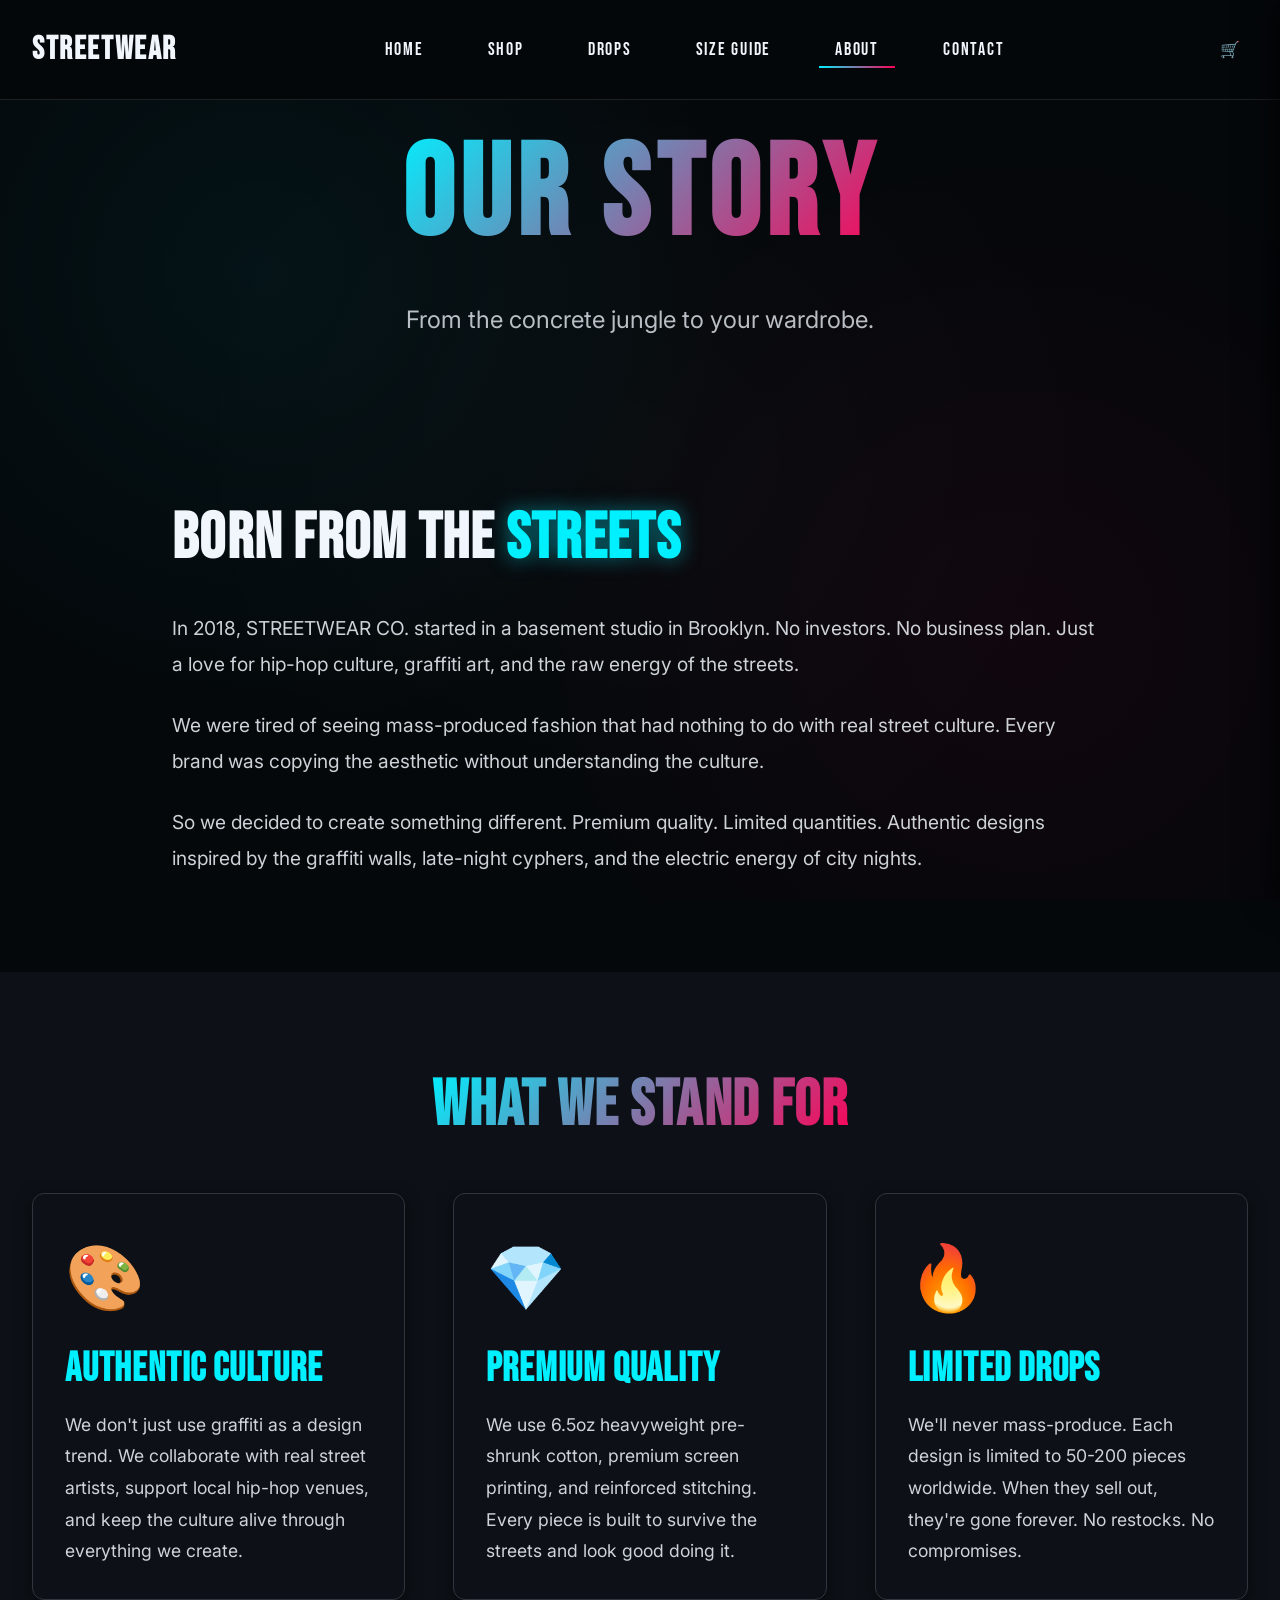
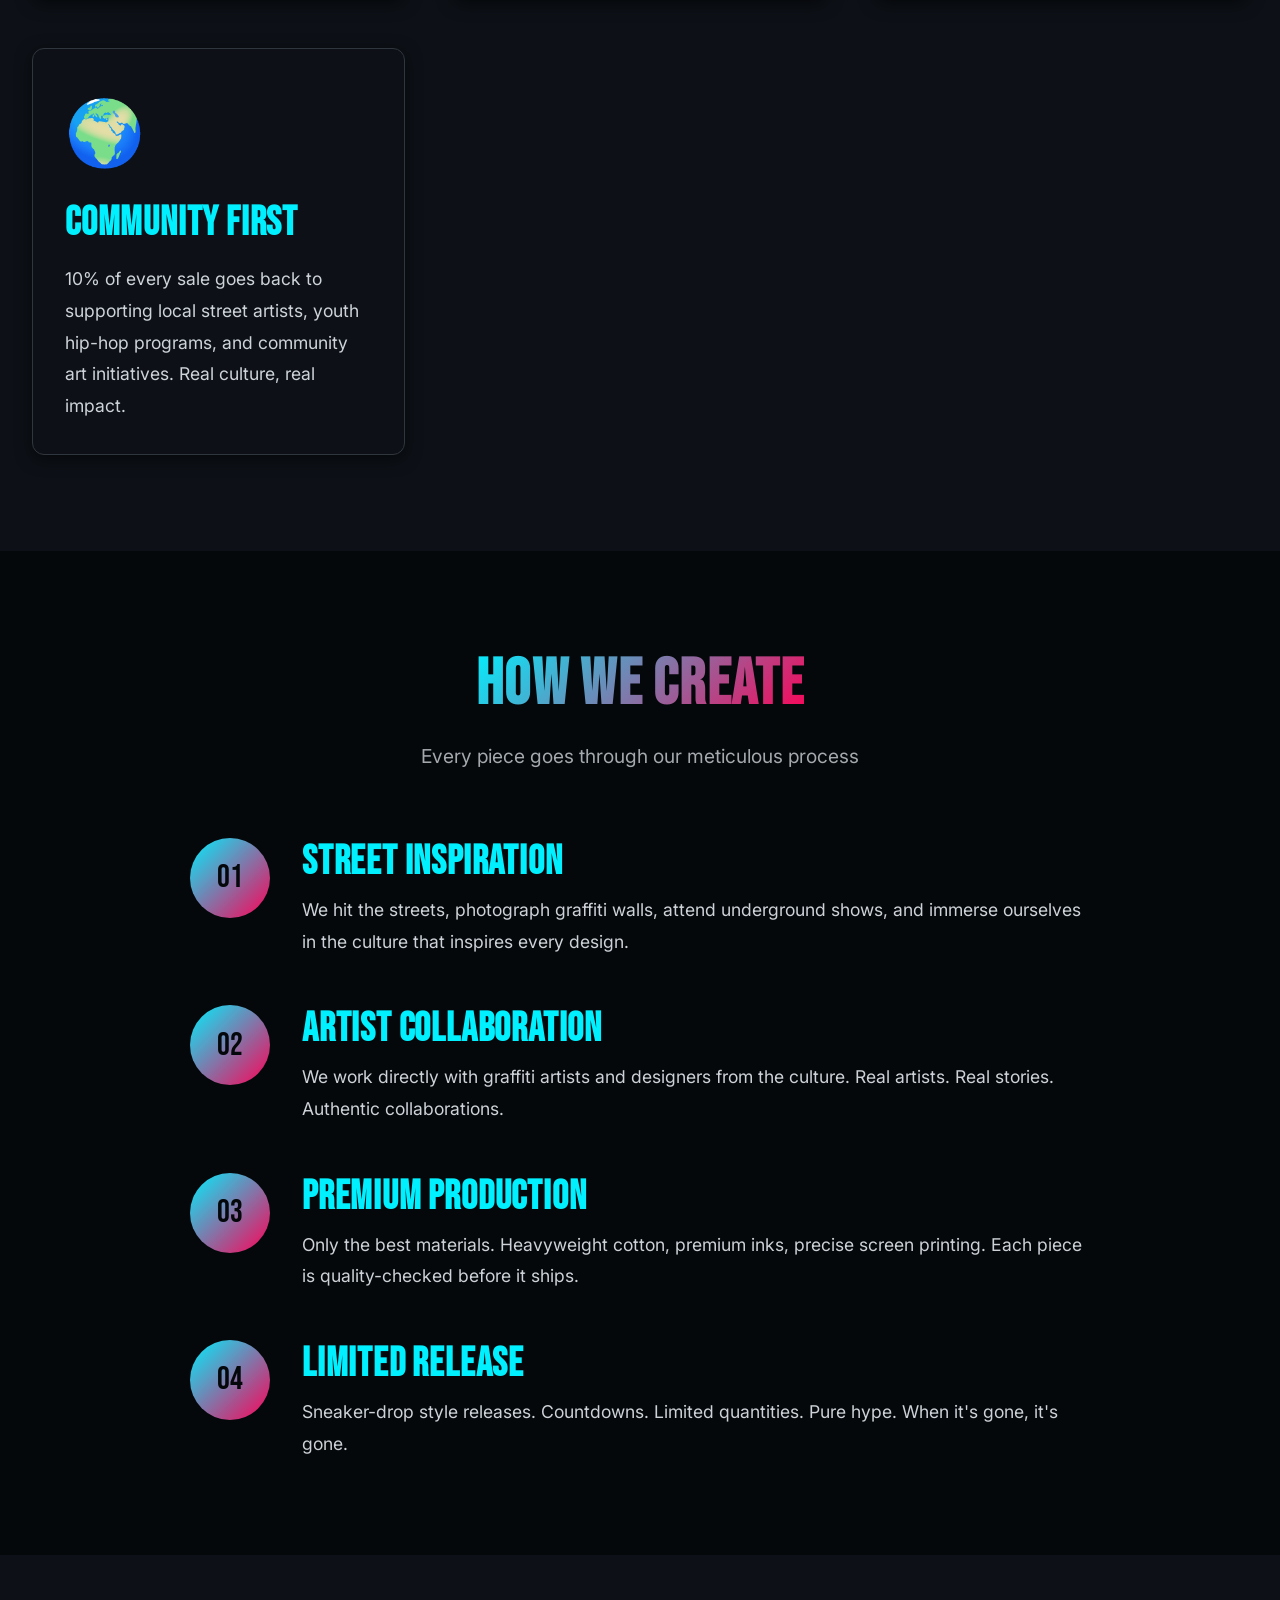
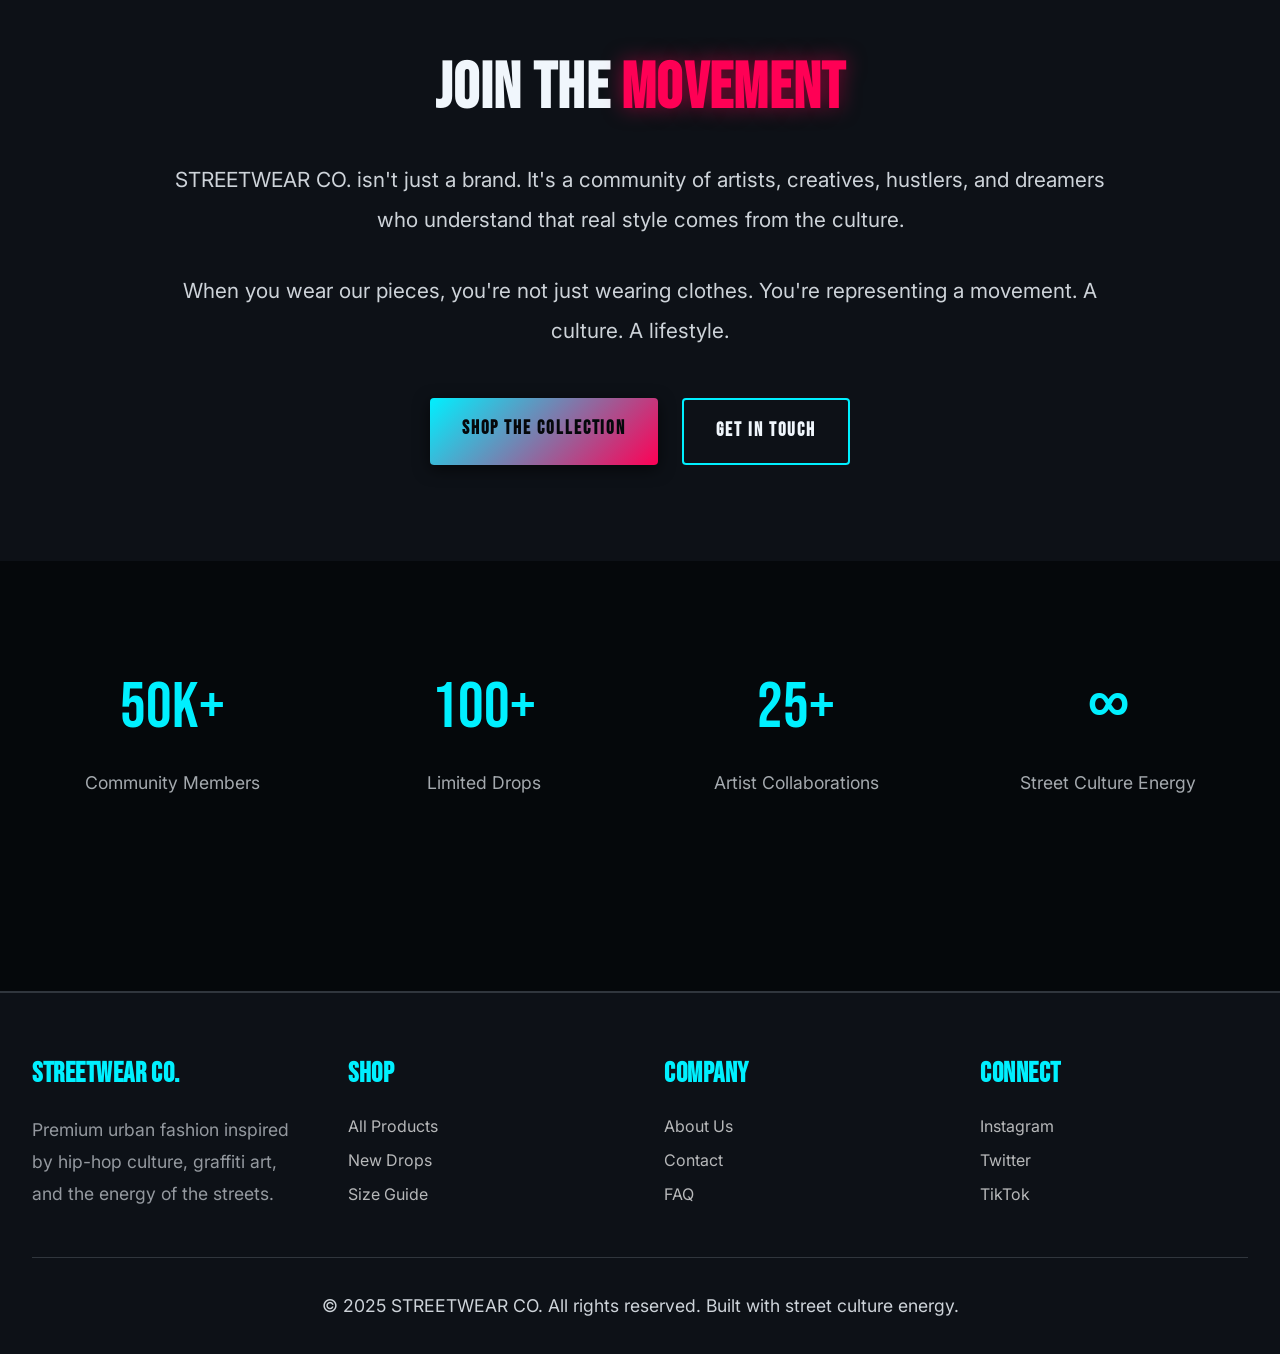
<file: src/pages/about.html>
<!DOCTYPE html>
<html lang="en">
<head>
  <meta charset="UTF-8">
  <meta name="viewport" content="width=device-width, initial-scale=1.0">
  <title>About - STREETWEAR CO.</title>
  <meta name="description" content="Our story - Born from the streets, inspired by hip-hop culture">

  <!-- Fonts -->
  <link rel="preconnect" href="https://fonts.googleapis.com">
  <link rel="preconnect" href="https://fonts.gstatic.com" crossorigin>
  <link href="https://fonts.googleapis.com/css2?family=Inter:wght@400;500;600;700;800;900&family=Bebas+Neue&display=swap" rel="stylesheet">

  <!-- Stylesheets -->
  <link rel="stylesheet" href="../css/global.css">
  <link rel="stylesheet" href="../css/components.css">
  <link rel="stylesheet" href="../css/animations.css">
</head>
<body>

  <!-- Header / Navigation -->
  <header class="header">
    <nav class="nav">
      <div class="logo" id="logo">STREETWEAR</div>

      <ul class="nav-links">
        <li><a href="./index.html">HOME</a></li>
        <li><a href="./shop.html">SHOP</a></li>
        <li><a href="./drops.html">DROPS</a></li>
        <li><a href="./size.html">SIZE GUIDE</a></li>
        <li><a href="./about.html">ABOUT</a></li>
        <li><a href="./contact.html">CONTACT</a></li>
      </ul>

      <div class="nav-icons">
        <div class="cart-icon">
          🛒
          <span class="cart-count" style="display: none;">0</span>
        </div>
        <div class="menu-toggle">
          <span></span>
          <span></span>
          <span></span>
        </div>
      </div>
    </nav>
  </header>

  <!-- Hero -->
  <section class="section" style="padding-top: 120px; padding-bottom: 4rem; position: relative;">
    <div style="
      position: absolute;
      top: 0;
      left: 0;
      width: 100%;
      height: 100%;
      background-image: url('../../public/assets/graffiti-1.png');
      background-size: cover;
      background-position: center;
      opacity: 0.08;
      pointer-events: none;
    "></div>

    <div class="container text-center" style="position: relative; z-index: 2;">
      <h1 style="font-size: clamp(3.5rem, 10vw, 8rem); margin-bottom: 1.5rem;" class="fade-in">
        <span class="text-gradient">OUR STORY</span>
      </h1>
      <p style="font-size: 1.5rem; max-width: 700px; margin: 0 auto; opacity: 0.9;" class="fade-in">
        From the concrete jungle to your wardrobe.
      </p>
    </div>
  </section>

  <!-- Origin Story -->
  <section class="section">
    <div class="container-narrow">
      <div class="scroll-reveal">
        <h2 style="font-size: clamp(2.5rem, 6vw, 4rem); margin-bottom: 2rem;">
          BORN FROM THE <span class="text-neon-cyan">STREETS</span>
        </h2>

        <p style="font-size: 1.2rem; line-height: 1.9; margin-bottom: 1.5rem;">
          In 2018, STREETWEAR CO. started in a basement studio in Brooklyn.
          No investors. No business plan. Just a love for hip-hop culture,
          graffiti art, and the raw energy of the streets.
        </p>

        <p style="font-size: 1.2rem; line-height: 1.9; margin-bottom: 1.5rem;">
          We were tired of seeing mass-produced fashion that had nothing to do
          with real street culture. Every brand was copying the aesthetic without
          understanding the culture.
        </p>

        <p style="font-size: 1.2rem; line-height: 1.9;">
          So we decided to create something different. Premium quality. Limited quantities.
          Authentic designs inspired by the graffiti walls, late-night cyphers, and
          the electric energy of city nights.
        </p>
      </div>
    </div>
  </section>

  <!-- Values Grid -->
  <section class="section section-dark">
    <div class="container">
      <h2 class="text-center" style="margin-bottom: 3rem;">
        <span class="text-gradient">WHAT WE STAND FOR</span>
      </h2>

      <div class="grid grid-2" style="gap: 3rem;">
        <div class="card scroll-reveal">
          <div style="font-size: 4rem; margin-bottom: 1rem;">🎨</div>
          <h3 style="color: var(--color-neon-cyan); margin-bottom: 1rem;">AUTHENTIC CULTURE</h3>
          <p style="font-size: 1.1rem; line-height: 1.8;">
            We don't just use graffiti as a design trend. We collaborate with real street
            artists, support local hip-hop venues, and keep the culture alive through
            everything we create.
          </p>
        </div>

        <div class="card scroll-reveal" style="animation-delay: 0.1s;">
          <div style="font-size: 4rem; margin-bottom: 1rem;">💎</div>
          <h3 style="color: var(--color-neon-cyan); margin-bottom: 1rem;">PREMIUM QUALITY</h3>
          <p style="font-size: 1.1rem; line-height: 1.8;">
            We use 6.5oz heavyweight pre-shrunk cotton, premium screen printing,
            and reinforced stitching. Every piece is built to survive the streets
            and look good doing it.
          </p>
        </div>

        <div class="card scroll-reveal" style="animation-delay: 0.2s;">
          <div style="font-size: 4rem; margin-bottom: 1rem;">🔥</div>
          <h3 style="color: var(--color-neon-cyan); margin-bottom: 1rem;">LIMITED DROPS</h3>
          <p style="font-size: 1.1rem; line-height: 1.8;">
            We'll never mass-produce. Each design is limited to 50-200 pieces worldwide.
            When they sell out, they're gone forever. No restocks. No compromises.
          </p>
        </div>

        <div class="card scroll-reveal" style="animation-delay: 0.3s;">
          <div style="font-size: 4rem; margin-bottom: 1rem;">🌍</div>
          <h3 style="color: var(--color-neon-cyan); margin-bottom: 1rem;">COMMUNITY FIRST</h3>
          <p style="font-size: 1.1rem; line-height: 1.8;">
            10% of every sale goes back to supporting local street artists, youth
            hip-hop programs, and community art initiatives. Real culture, real impact.
          </p>
        </div>
      </div>
    </div>
  </section>

  <!-- The Process -->
  <section class="section">
    <div class="container">
      <h2 class="text-center" style="margin-bottom: 1rem;">
        <span class="text-gradient">HOW WE CREATE</span>
      </h2>
      <p class="text-center" style="font-size: 1.2rem; opacity: 0.8; margin-bottom: 4rem;">
        Every piece goes through our meticulous process
      </p>

      <div style="max-width: 900px; margin: 0 auto;">
        <div style="display: flex; gap: 2rem; margin-bottom: 3rem; align-items: flex-start;" class="scroll-reveal">
          <div style="
            min-width: 80px;
            height: 80px;
            background: linear-gradient(135deg, var(--color-neon-cyan), var(--color-neon-red));
            border-radius: 50%;
            display: flex;
            align-items: center;
            justify-content: center;
            font-family: var(--font-display);
            font-size: 2rem;
            color: var(--color-black);
            flex-shrink: 0;
          ">01</div>
          <div>
            <h3 style="margin-bottom: 0.5rem; color: var(--color-neon-cyan);">STREET INSPIRATION</h3>
            <p style="font-size: 1.1rem; line-height: 1.8;">
              We hit the streets, photograph graffiti walls, attend underground shows,
              and immerse ourselves in the culture that inspires every design.
            </p>
          </div>
        </div>

        <div style="display: flex; gap: 2rem; margin-bottom: 3rem; align-items: flex-start;" class="scroll-reveal">
          <div style="
            min-width: 80px;
            height: 80px;
            background: linear-gradient(135deg, var(--color-neon-cyan), var(--color-neon-red));
            border-radius: 50%;
            display: flex;
            align-items: center;
            justify-content: center;
            font-family: var(--font-display);
            font-size: 2rem;
            color: var(--color-black);
            flex-shrink: 0;
          ">02</div>
          <div>
            <h3 style="margin-bottom: 0.5rem; color: var(--color-neon-cyan);">ARTIST COLLABORATION</h3>
            <p style="font-size: 1.1rem; line-height: 1.8;">
              We work directly with graffiti artists and designers from the culture.
              Real artists. Real stories. Authentic collaborations.
            </p>
          </div>
        </div>

        <div style="display: flex; gap: 2rem; margin-bottom: 3rem; align-items: flex-start;" class="scroll-reveal">
          <div style="
            min-width: 80px;
            height: 80px;
            background: linear-gradient(135deg, var(--color-neon-cyan), var(--color-neon-red));
            border-radius: 50%;
            display: flex;
            align-items: center;
            justify-content: center;
            font-family: var(--font-display);
            font-size: 2rem;
            color: var(--color-black);
            flex-shrink: 0;
          ">03</div>
          <div>
            <h3 style="margin-bottom: 0.5rem; color: var(--color-neon-cyan);">PREMIUM PRODUCTION</h3>
            <p style="font-size: 1.1rem; line-height: 1.8;">
              Only the best materials. Heavyweight cotton, premium inks, precise
              screen printing. Each piece is quality-checked before it ships.
            </p>
          </div>
        </div>

        <div style="display: flex; gap: 2rem; align-items: flex-start;" class="scroll-reveal">
          <div style="
            min-width: 80px;
            height: 80px;
            background: linear-gradient(135deg, var(--color-neon-cyan), var(--color-neon-red));
            border-radius: 50%;
            display: flex;
            align-items: center;
            justify-content: center;
            font-family: var(--font-display);
            font-size: 2rem;
            color: var(--color-black);
            flex-shrink: 0;
          ">04</div>
          <div>
            <h3 style="margin-bottom: 0.5rem; color: var(--color-neon-cyan);">LIMITED RELEASE</h3>
            <p style="font-size: 1.1rem; line-height: 1.8;">
              Sneaker-drop style releases. Countdowns. Limited quantities.
              Pure hype. When it's gone, it's gone.
            </p>
          </div>
        </div>
      </div>
    </div>
  </section>

  <!-- Team/Culture -->
  <section class="section section-dark">
    <div class="container-narrow text-center">
      <h2 style="font-size: clamp(2.5rem, 6vw, 4rem); margin-bottom: 2rem;">
        JOIN THE <span class="text-neon-red">MOVEMENT</span>
      </h2>

      <p style="font-size: 1.3rem; line-height: 1.9; margin-bottom: 2rem;">
        STREETWEAR CO. isn't just a brand. It's a community of artists,
        creatives, hustlers, and dreamers who understand that real style
        comes from the culture.
      </p>

      <p style="font-size: 1.3rem; line-height: 1.9; margin-bottom: 3rem;">
        When you wear our pieces, you're not just wearing clothes.
        You're representing a movement. A culture. A lifestyle.
      </p>

      <div style="display: flex; gap: 1.5rem; justify-content: center; flex-wrap: wrap;">
        <a href="./shop.html" class="btn btn-primary" style="font-size: 1.2rem;">SHOP THE COLLECTION</a>
        <a href="./contact.html" class="btn btn-secondary" style="font-size: 1.2rem;">GET IN TOUCH</a>
      </div>
    </div>
  </section>

  <!-- Stats -->
  <section class="section">
    <div class="container">
      <div class="grid grid-4 text-center">
        <div class="scroll-reveal-scale">
          <div style="font-family: var(--font-display); font-size: 4rem; color: var(--color-neon-cyan); margin-bottom: 0.5rem;">50K+</div>
          <p style="font-size: 1.1rem; opacity: 0.8;">Community Members</p>
        </div>

        <div class="scroll-reveal-scale" style="animation-delay: 0.1s;">
          <div style="font-family: var(--font-display); font-size: 4rem; color: var(--color-neon-cyan); margin-bottom: 0.5rem;">100+</div>
          <p style="font-size: 1.1rem; opacity: 0.8;">Limited Drops</p>
        </div>

        <div class="scroll-reveal-scale" style="animation-delay: 0.2s;">
          <div style="font-family: var(--font-display); font-size: 4rem; color: var(--color-neon-cyan); margin-bottom: 0.5rem;">25+</div>
          <p style="font-size: 1.1rem; opacity: 0.8;">Artist Collaborations</p>
        </div>

        <div class="scroll-reveal-scale" style="animation-delay: 0.3s;">
          <div style="font-family: var(--font-display); font-size: 4rem; color: var(--color-neon-cyan); margin-bottom: 0.5rem;">∞</div>
          <p style="font-size: 1.1rem; opacity: 0.8;">Street Culture Energy</p>
        </div>
      </div>
    </div>
  </section>

  <!-- Footer -->
  <footer class="footer">
    <div class="container">
      <div class="footer-content">
        <div class="footer-section">
          <h4>STREETWEAR CO.</h4>
          <p style="opacity: 0.7; line-height: 1.8;">
            Premium urban fashion inspired by hip-hop culture, graffiti art,
            and the energy of the streets.
          </p>
        </div>

        <div class="footer-section">
          <h4>SHOP</h4>
          <ul class="footer-links">
            <li><a href="./shop.html">All Products</a></li>
            <li><a href="./drops.html">New Drops</a></li>
            <li><a href="./size.html">Size Guide</a></li>
          </ul>
        </div>

        <div class="footer-section">
          <h4>COMPANY</h4>
          <ul class="footer-links">
            <li><a href="./about.html">About Us</a></li>
            <li><a href="./contact.html">Contact</a></li>
            <li><a href="#">FAQ</a></li>
          </ul>
        </div>

        <div class="footer-section">
          <h4>CONNECT</h4>
          <ul class="footer-links">
            <li><a href="#">Instagram</a></li>
            <li><a href="#">Twitter</a></li>
            <li><a href="#">TikTok</a></li>
          </ul>
        </div>
      </div>

      <div class="footer-bottom">
        <p>&copy; 2025 STREETWEAR CO. All rights reserved. Built with street culture energy.</p>
      </div>
    </div>
  </footer>

  <!-- Scripts -->
  <script src="../js/navigation.js"></script>
  <script src="../js/cart.js"></script>
  <script src="../js/sizing.js"></script>
  <script src="../js/animations.js"></script>
  <script src="../js/main.js"></script>

</body>
</html>
</file>
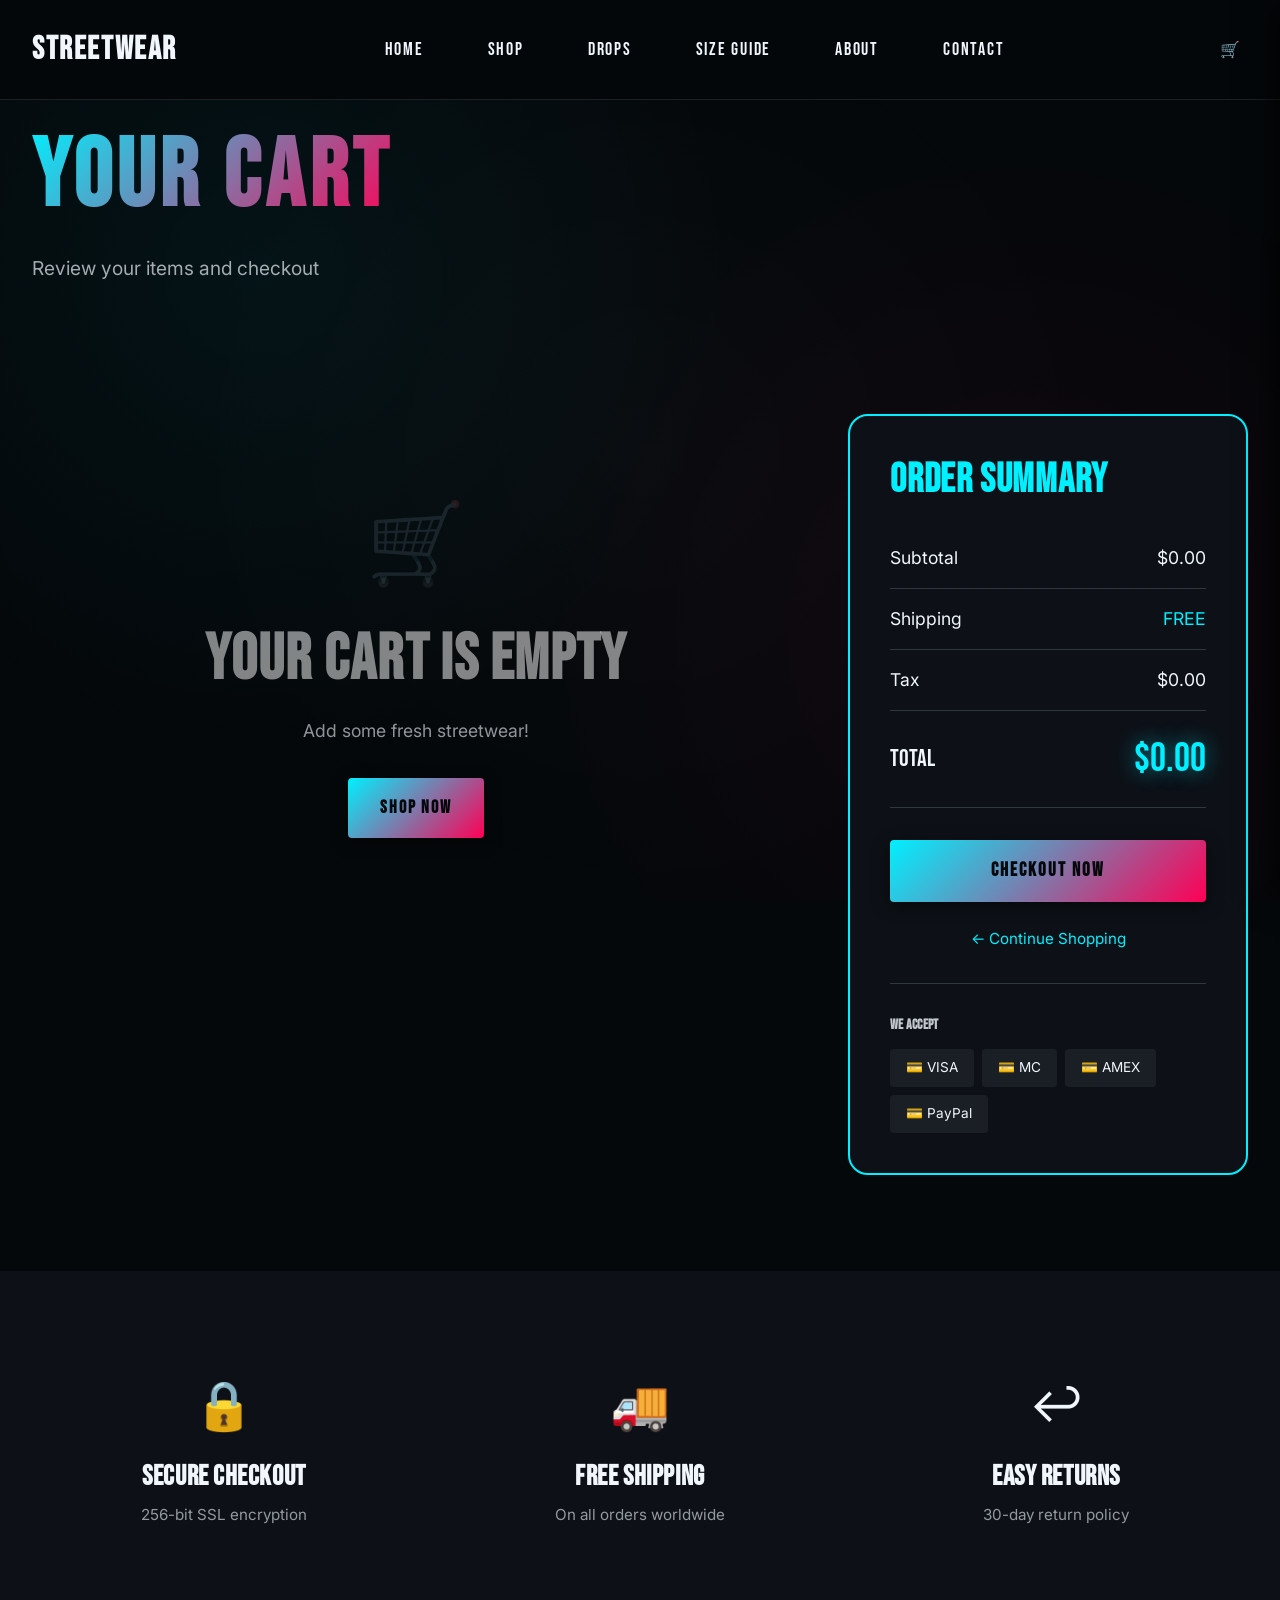
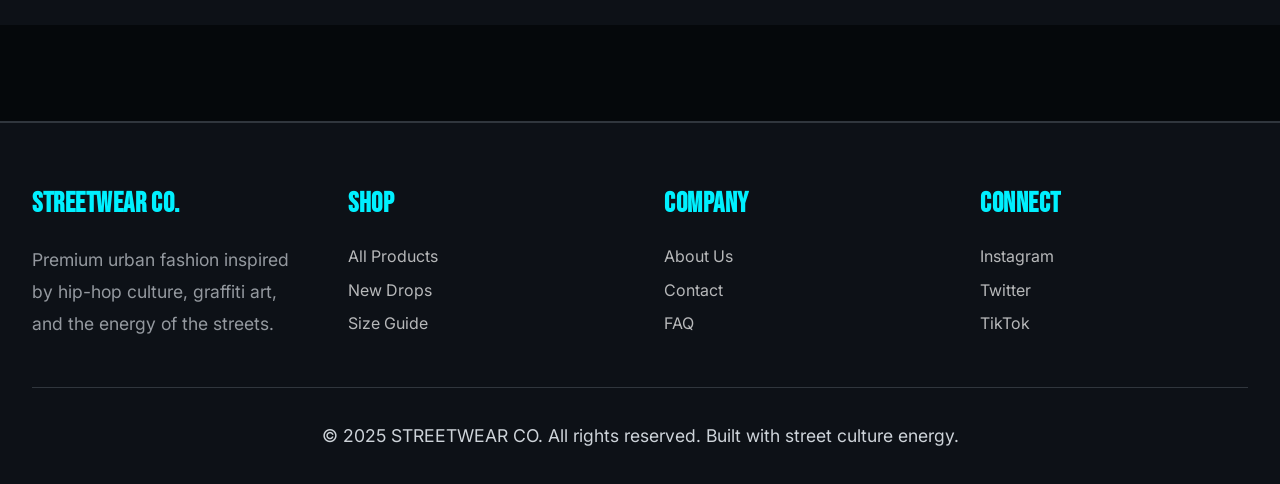
<file: src/pages/cart.html>
<!DOCTYPE html>
<html lang="en">
<head>
  <meta charset="UTF-8">
  <meta name="viewport" content="width=device-width, initial-scale=1.0">
  <title>Shopping Cart - STREETWEAR CO.</title>
  <meta name="description" content="Your shopping cart - Review and checkout">

  <!-- Fonts -->
  <link rel="preconnect" href="https://fonts.googleapis.com">
  <link rel="preconnect" href="https://fonts.gstatic.com" crossorigin>
  <link href="https://fonts.googleapis.com/css2?family=Inter:wght@400;500;600;700;800;900&family=Bebas+Neue&display=swap" rel="stylesheet">

  <!-- Stylesheets -->
  <link rel="stylesheet" href="../css/global.css">
  <link rel="stylesheet" href="../css/components.css">
  <link rel="stylesheet" href="../css/animations.css">

  <style>
    /* Cart Page Specific Styles */
    .cart-page-item {
      display: grid;
      grid-template-columns: 120px 1fr auto auto;
      gap: 2rem;
      padding: 2rem;
      background: var(--color-dark-gray);
      border-radius: var(--radius-lg);
      border: 1px solid var(--color-light-gray);
      margin-bottom: 1.5rem;
      align-items: center;
      transition: var(--transition-base);
    }

    .cart-page-item:hover {
      border-color: var(--color-neon-cyan);
      transform: translateX(5px);
    }

    .cart-page-item-image {
      width: 120px;
      height: 120px;
      object-fit: cover;
      border-radius: var(--radius-md);
      background: var(--color-gray);
    }

    .cart-page-item-details h3 {
      margin-bottom: 0.5rem;
      color: var(--color-white);
    }

    .cart-page-item-details p {
      font-size: 0.95rem;
      opacity: 0.7;
      margin-bottom: 0.3rem;
    }

    .cart-page-item-details .price {
      font-family: var(--font-display);
      font-size: 1.5rem;
      color: var(--color-neon-cyan);
      margin-top: 0.5rem;
    }

    .cart-page-item-controls {
      display: flex;
      flex-direction: column;
      gap: 1rem;
      align-items: center;
    }

    .quantity-controls {
      display: flex;
      gap: 0.5rem;
      align-items: center;
      background: var(--color-gray);
      padding: 0.5rem;
      border-radius: var(--radius-md);
    }

    .quantity-controls button {
      width: 35px;
      height: 35px;
      background: var(--color-light-gray);
      border: none;
      border-radius: var(--radius-sm);
      color: var(--color-white);
      font-weight: 700;
      font-size: 1.1rem;
      cursor: pointer;
      transition: var(--transition-base);
    }

    .quantity-controls button:hover {
      background: var(--color-neon-cyan);
      color: var(--color-black);
    }

    .quantity-controls span {
      min-width: 40px;
      text-align: center;
      font-weight: 700;
      font-size: 1.1rem;
    }

    .remove-btn {
      background: transparent;
      border: 1px solid var(--color-neon-red);
      color: var(--color-neon-red);
      padding: 0.5rem 1rem;
      border-radius: var(--radius-sm);
      cursor: pointer;
      transition: var(--transition-base);
      font-size: 0.9rem;
      text-transform: uppercase;
      font-weight: 600;
    }

    .remove-btn:hover {
      background: var(--color-neon-red);
      color: var(--color-white);
    }

    .cart-page-item-total {
      font-family: var(--font-display);
      font-size: 2rem;
      color: var(--color-neon-cyan);
      text-align: right;
      min-width: 120px;
    }

    .cart-summary {
      background: var(--color-dark-gray);
      border: 2px solid var(--color-neon-cyan);
      border-radius: var(--radius-xl);
      padding: 2.5rem;
      position: sticky;
      top: 100px;
    }

    .cart-summary h3 {
      margin-bottom: 1.5rem;
      color: var(--color-neon-cyan);
    }

    .summary-row {
      display: flex;
      justify-content: space-between;
      align-items: center;
      padding: 1rem 0;
      border-bottom: 1px solid var(--color-light-gray);
      font-size: 1.1rem;
    }

    .summary-row:last-child {
      border-bottom: none;
      padding-top: 1.5rem;
      margin-top: 1rem;
      border-top: 2px solid var(--color-neon-cyan);
    }

    .summary-row.total {
      font-family: var(--font-display);
      font-size: 1.5rem;
    }

    .summary-row.total .amount {
      font-size: 2.5rem;
      color: var(--color-neon-cyan);
      text-shadow: var(--shadow-neon-cyan);
    }

    @media (max-width: 768px) {
      .cart-page-item {
        grid-template-columns: 1fr;
        text-align: center;
      }

      .cart-page-item-image {
        margin: 0 auto;
      }

      .cart-page-item-total {
        text-align: center;
      }

      .cart-summary {
        position: static;
      }
    }
  </style>
</head>
<body>

  <!-- Header / Navigation -->
  <header class="header">
    <nav class="nav">
      <div class="logo" id="logo">STREETWEAR</div>

      <ul class="nav-links">
        <li><a href="./index.html">HOME</a></li>
        <li><a href="./shop.html">SHOP</a></li>
        <li><a href="./drops.html">DROPS</a></li>
        <li><a href="./size.html">SIZE GUIDE</a></li>
        <li><a href="./about.html">ABOUT</a></li>
        <li><a href="./contact.html">CONTACT</a></li>
      </ul>

      <div class="nav-icons">
        <div class="cart-icon">
          🛒
          <span class="cart-count" style="display: none;">0</span>
        </div>
        <div class="menu-toggle">
          <span></span>
          <span></span>
          <span></span>
        </div>
      </div>
    </nav>
  </header>

  <!-- Page Header -->
  <section class="section" style="padding-top: 120px; padding-bottom: 2rem;">
    <div class="container">
      <h1 style="font-size: clamp(3rem, 8vw, 6rem); margin-bottom: 1rem;" class="fade-in">
        <span class="text-gradient">YOUR CART</span>
      </h1>
      <p style="font-size: 1.2rem; opacity: 0.8;" class="fade-in">
        Review your items and checkout
      </p>
    </div>
  </section>

  <!-- Cart Content -->
  <section class="section">
    <div class="container">
      <div style="display: grid; grid-template-columns: 1fr 400px; gap: 3rem; align-items: start;">

        <!-- Cart Items -->
        <div id="cartPageItems">
          <!-- Items will be rendered here by JavaScript -->
        </div>

        <!-- Cart Summary -->
        <div class="cart-summary">
          <h3>ORDER SUMMARY</h3>

          <div class="summary-row">
            <span>Subtotal</span>
            <span id="cartPageSubtotal">$0.00</span>
          </div>

          <div class="summary-row">
            <span>Shipping</span>
            <span style="color: var(--color-neon-cyan);">FREE</span>
          </div>

          <div class="summary-row">
            <span>Tax</span>
            <span id="cartPageTax">$0.00</span>
          </div>

          <div class="summary-row total">
            <span>TOTAL</span>
            <span class="amount" id="cartPageTotal">$0.00</span>
          </div>

          <button class="btn btn-primary" style="width: 100%; margin-top: 2rem; font-size: 1.2rem; padding: 1.2rem;" onclick="window.cart.checkout()">
            CHECKOUT NOW
          </button>

          <div style="text-align: center; margin-top: 1.5rem;">
            <a href="./shop.html" style="color: var(--color-neon-cyan); font-size: 0.95rem;">
              ← Continue Shopping
            </a>
          </div>

          <div style="margin-top: 2rem; padding-top: 2rem; border-top: 1px solid var(--color-light-gray);">
            <h4 style="font-size: 0.9rem; margin-bottom: 1rem; opacity: 0.8;">WE ACCEPT</h4>
            <div style="display: flex; gap: 0.5rem; flex-wrap: wrap;">
              <span style="background: var(--color-gray); padding: 0.5rem 1rem; border-radius: var(--radius-sm); font-size: 0.85rem;">💳 VISA</span>
              <span style="background: var(--color-gray); padding: 0.5rem 1rem; border-radius: var(--radius-sm); font-size: 0.85rem;">💳 MC</span>
              <span style="background: var(--color-gray); padding: 0.5rem 1rem; border-radius: var(--radius-sm); font-size: 0.85rem;">💳 AMEX</span>
              <span style="background: var(--color-gray); padding: 0.5rem 1rem; border-radius: var(--radius-sm); font-size: 0.85rem;">💳 PayPal</span>
            </div>
          </div>
        </div>

      </div>
    </div>
  </section>

  <!-- Trust Badges -->
  <section class="section section-dark">
    <div class="container">
      <div class="grid grid-3 text-center">
        <div>
          <div style="font-size: 3rem; margin-bottom: 1rem;">🔒</div>
          <h4 style="margin-bottom: 0.5rem;">SECURE CHECKOUT</h4>
          <p style="font-size: 0.95rem; opacity: 0.7;">256-bit SSL encryption</p>
        </div>

        <div>
          <div style="font-size: 3rem; margin-bottom: 1rem;">🚚</div>
          <h4 style="margin-bottom: 0.5rem;">FREE SHIPPING</h4>
          <p style="font-size: 0.95rem; opacity: 0.7;">On all orders worldwide</p>
        </div>

        <div>
          <div style="font-size: 3rem; margin-bottom: 1rem;">↩️</div>
          <h4 style="margin-bottom: 0.5rem;">EASY RETURNS</h4>
          <p style="font-size: 0.95rem; opacity: 0.7;">30-day return policy</p>
        </div>
      </div>
    </div>
  </section>

  <!-- Footer -->
  <footer class="footer">
    <div class="container">
      <div class="footer-content">
        <div class="footer-section">
          <h4>STREETWEAR CO.</h4>
          <p style="opacity: 0.7; line-height: 1.8;">
            Premium urban fashion inspired by hip-hop culture, graffiti art,
            and the energy of the streets.
          </p>
        </div>

        <div class="footer-section">
          <h4>SHOP</h4>
          <ul class="footer-links">
            <li><a href="./shop.html">All Products</a></li>
            <li><a href="./drops.html">New Drops</a></li>
            <li><a href="./size.html">Size Guide</a></li>
          </ul>
        </div>

        <div class="footer-section">
          <h4>COMPANY</h4>
          <ul class="footer-links">
            <li><a href="./about.html">About Us</a></li>
            <li><a href="./contact.html">Contact</a></li>
            <li><a href="#">FAQ</a></li>
          </ul>
        </div>

        <div class="footer-section">
          <h4>CONNECT</h4>
          <ul class="footer-links">
            <li><a href="#">Instagram</a></li>
            <li><a href="#">Twitter</a></li>
            <li><a href="#">TikTok</a></li>
          </ul>
        </div>
      </div>

      <div class="footer-bottom">
        <p>&copy; 2025 STREETWEAR CO. All rights reserved. Built with street culture energy.</p>
      </div>
    </div>
  </footer>

  <!-- Scripts -->
  <script src="../js/navigation.js"></script>
  <script src="../js/cart.js"></script>
  <script src="../js/sizing.js"></script>
  <script src="../js/animations.js"></script>
  <script src="../js/main.js"></script>

  <script>
    // Update cart page totals
    window.addEventListener('load', () => {
      if (window.cart) {
        const subtotal = window.cart.getTotal();
        const tax = subtotal * 0.08; // 8% tax example

        document.getElementById('cartPageSubtotal').textContent = `$${subtotal.toFixed(2)}`;
        document.getElementById('cartPageTax').textContent = `$${tax.toFixed(2)}`;
        document.getElementById('cartPageTotal').textContent = `$${(subtotal + tax).toFixed(2)}`;
      }
    });
  </script>

</body>
</html>
</file>
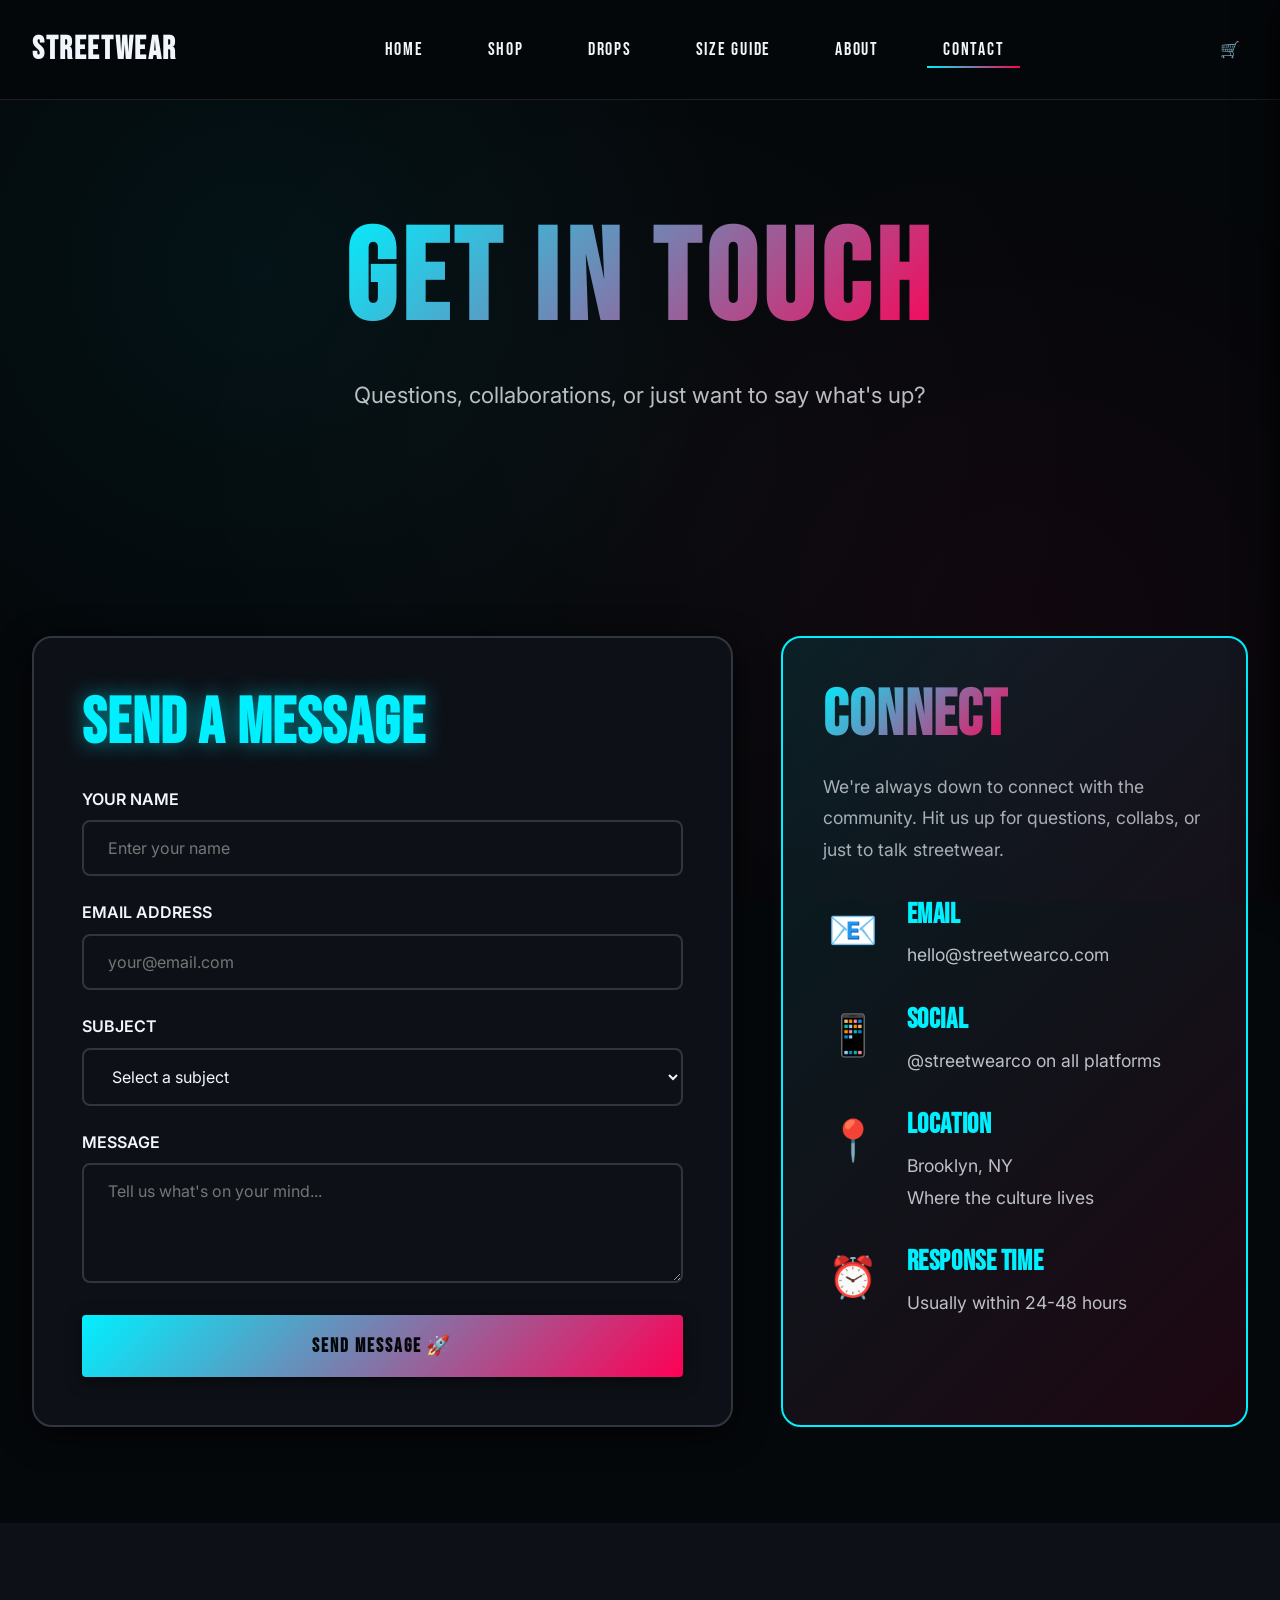
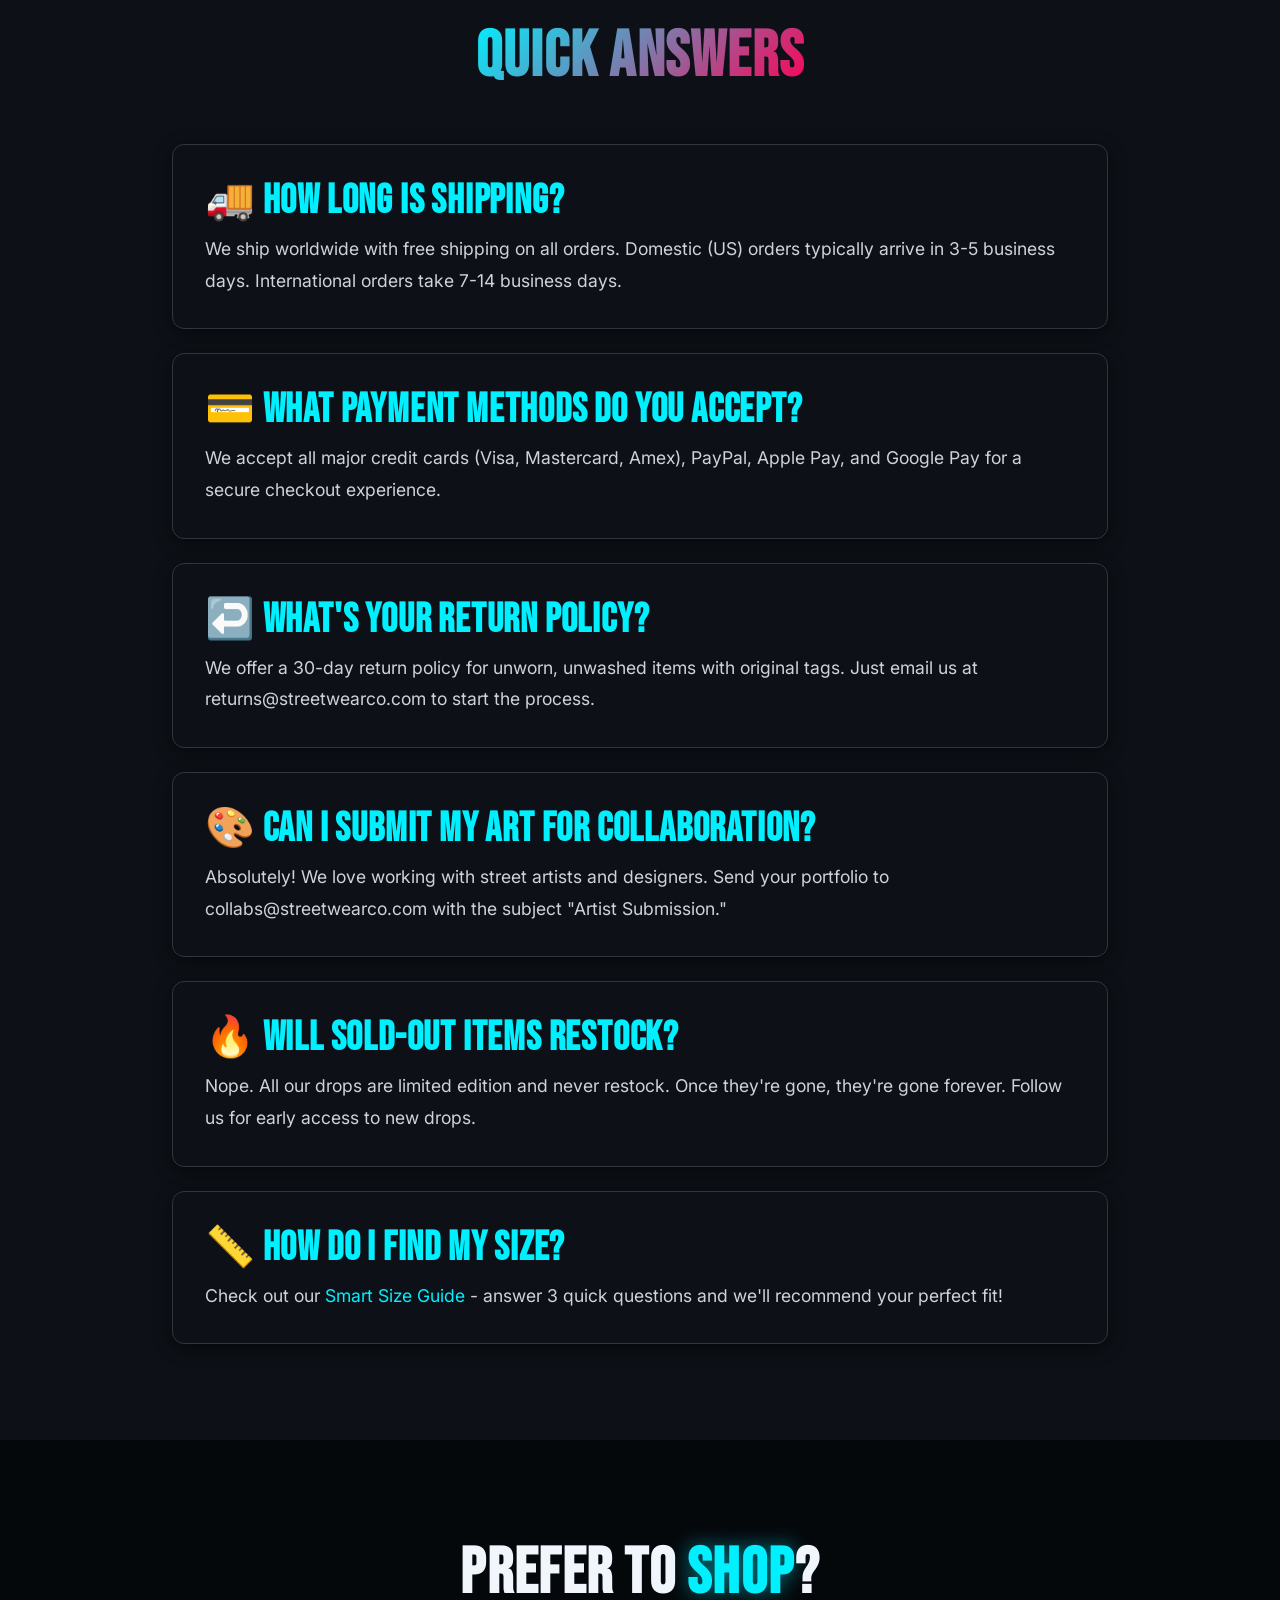
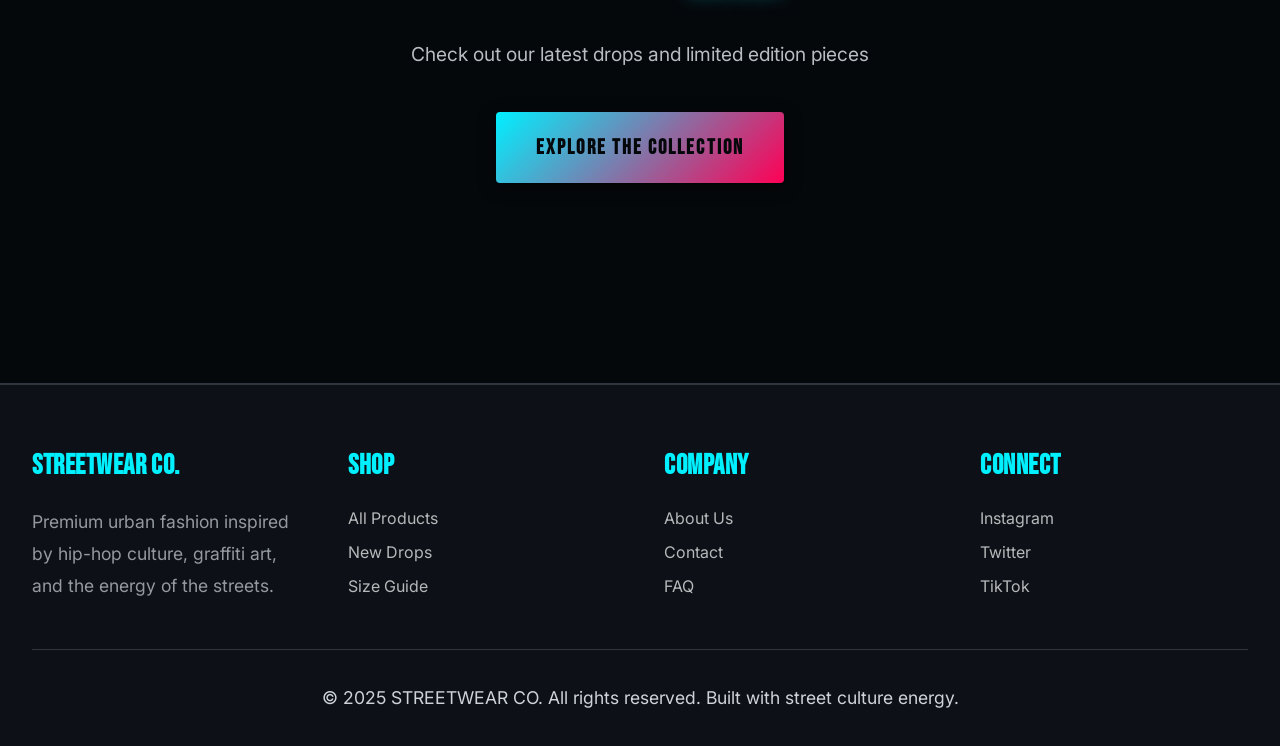
<file: src/pages/contact.html>
<!DOCTYPE html>
<html lang="en">
<head>
  <meta charset="UTF-8">
  <meta name="viewport" content="width=device-width, initial-scale=1.0">
  <title>Contact - STREETWEAR CO.</title>
  <meta name="description" content="Get in touch with STREETWEAR CO.">

  <!-- Fonts -->
  <link rel="preconnect" href="https://fonts.googleapis.com">
  <link rel="preconnect" href="https://fonts.gstatic.com" crossorigin>
  <link href="https://fonts.googleapis.com/css2?family=Inter:wght@400;500;600;700;800;900&family=Bebas+Neue&display=swap" rel="stylesheet">

  <!-- Stylesheets -->
  <link rel="stylesheet" href="../css/global.css">
  <link rel="stylesheet" href="../css/components.css">
  <link rel="stylesheet" href="../css/animations.css">

  <style>
    .contact-hero {
      min-height: 60vh;
      display: flex;
      align-items: center;
      justify-content: center;
      position: relative;
      overflow: hidden;
      padding-top: 80px;
    }

    .contact-hero::before {
      content: '';
      position: absolute;
      top: 0;
      left: 0;
      width: 100%;
      height: 100%;
      background-image: url('../../public/assets/graffiti-2.png');
      background-size: cover;
      background-position: center;
      opacity: 0.1;
      mix-blend-mode: overlay;
    }

    .contact-form-container {
      background: var(--color-dark-gray);
      border: 2px solid var(--color-light-gray);
      border-radius: var(--radius-xl);
      padding: 3rem;
      box-shadow: var(--shadow-lg);
    }

    .contact-form-container:hover {
      border-color: var(--color-neon-cyan);
    }

    .form-group {
      margin-bottom: 1.5rem;
    }

    .contact-info-card {
      background: linear-gradient(135deg, rgba(0, 240, 255, 0.1), rgba(255, 0, 85, 0.1));
      border: 2px solid var(--color-neon-cyan);
      border-radius: var(--radius-xl);
      padding: 2.5rem;
      height: 100%;
      display: flex;
      flex-direction: column;
      gap: 2rem;
    }

    .contact-method {
      display: flex;
      gap: 1.5rem;
      align-items: flex-start;
    }

    .contact-icon {
      font-size: 2.5rem;
      min-width: 60px;
      text-align: center;
    }

    .contact-details h4 {
      margin-bottom: 0.5rem;
      color: var(--color-neon-cyan);
    }

    .contact-details p {
      font-size: 1.1rem;
      opacity: 0.9;
    }
  </style>
</head>
<body>

  <!-- Header / Navigation -->
  <header class="header">
    <nav class="nav">
      <div class="logo" id="logo">STREETWEAR</div>

      <ul class="nav-links">
        <li><a href="./index.html">HOME</a></li>
        <li><a href="./shop.html">SHOP</a></li>
        <li><a href="./drops.html">DROPS</a></li>
        <li><a href="./size.html">SIZE GUIDE</a></li>
        <li><a href="./about.html">ABOUT</a></li>
        <li><a href="./contact.html">CONTACT</a></li>
      </ul>

      <div class="nav-icons">
        <div class="cart-icon">
          🛒
          <span class="cart-count" style="display: none;">0</span>
        </div>
        <div class="menu-toggle">
          <span></span>
          <span></span>
          <span></span>
        </div>
      </div>
    </nav>
  </header>

  <!-- Hero -->
  <section class="contact-hero">
    <div class="container text-center" style="position: relative; z-index: 2;">
      <h1 style="font-size: clamp(3.5rem, 10vw, 8rem); margin-bottom: 1rem;" class="fade-in">
        <span class="text-gradient">GET IN TOUCH</span>
      </h1>
      <p style="font-size: 1.4rem; max-width: 600px; margin: 0 auto; opacity: 0.9;" class="fade-in">
        Questions, collaborations, or just want to say what's up?
      </p>
    </div>
  </section>

  <!-- Contact Form & Info -->
  <section class="section">
    <div class="container">
      <div style="display: grid; grid-template-columns: 1.5fr 1fr; gap: 3rem; align-items: start;">

        <!-- Contact Form -->
        <div class="contact-form-container scroll-reveal">
          <h2 style="margin-bottom: 1.5rem;">
            <span class="text-neon-cyan">SEND A MESSAGE</span>
          </h2>

          <form id="contactForm">
            <div class="form-group">
              <label for="name">YOUR NAME</label>
              <input type="text" id="name" name="name" required placeholder="Enter your name">
            </div>

            <div class="form-group">
              <label for="email">EMAIL ADDRESS</label>
              <input type="email" id="email" name="email" required placeholder="your@email.com">
            </div>

            <div class="form-group">
              <label for="subject">SUBJECT</label>
              <select id="subject" name="subject" required>
                <option value="">Select a subject</option>
                <option value="general">General Inquiry</option>
                <option value="order">Order Question</option>
                <option value="collaboration">Collaboration</option>
                <option value="wholesale">Wholesale</option>
                <option value="artist">Artist Submission</option>
                <option value="other">Other</option>
              </select>
            </div>

            <div class="form-group">
              <label for="message">MESSAGE</label>
              <textarea id="message" name="message" required placeholder="Tell us what's on your mind..."></textarea>
            </div>

            <button type="submit" class="btn btn-primary" style="width: 100%; font-size: 1.2rem; padding: 1.2rem;">
              SEND MESSAGE 🚀
            </button>
          </form>
        </div>

        <!-- Contact Info -->
        <div class="contact-info-card scroll-reveal" style="animation-delay: 0.1s;">
          <div>
            <h2 style="margin-bottom: 1rem;">
              <span class="text-gradient">CONNECT</span>
            </h2>
            <p style="opacity: 0.8; line-height: 1.8;">
              We're always down to connect with the community.
              Hit us up for questions, collabs, or just to talk streetwear.
            </p>
          </div>

          <div class="contact-method">
            <div class="contact-icon">📧</div>
            <div class="contact-details">
              <h4>EMAIL</h4>
              <p>hello@streetwearco.com</p>
            </div>
          </div>

          <div class="contact-method">
            <div class="contact-icon">📱</div>
            <div class="contact-details">
              <h4>SOCIAL</h4>
              <p>@streetwearco on all platforms</p>
            </div>
          </div>

          <div class="contact-method">
            <div class="contact-icon">📍</div>
            <div class="contact-details">
              <h4>LOCATION</h4>
              <p>Brooklyn, NY<br>Where the culture lives</p>
            </div>
          </div>

          <div class="contact-method">
            <div class="contact-icon">⏰</div>
            <div class="contact-details">
              <h4>RESPONSE TIME</h4>
              <p>Usually within 24-48 hours</p>
            </div>
          </div>
        </div>

      </div>
    </div>
  </section>

  <!-- FAQ Section -->
  <section class="section section-dark">
    <div class="container-narrow">
      <h2 class="text-center" style="margin-bottom: 3rem;">
        <span class="text-gradient">QUICK ANSWERS</span>
      </h2>

      <div style="display: flex; flex-direction: column; gap: 1.5rem;">
        <div class="card">
          <h3 style="color: var(--color-neon-cyan); margin-bottom: 0.5rem;">
            🚚 How long is shipping?
          </h3>
          <p>
            We ship worldwide with free shipping on all orders. Domestic (US) orders
            typically arrive in 3-5 business days. International orders take 7-14 business days.
          </p>
        </div>

        <div class="card">
          <h3 style="color: var(--color-neon-cyan); margin-bottom: 0.5rem;">
            💳 What payment methods do you accept?
          </h3>
          <p>
            We accept all major credit cards (Visa, Mastercard, Amex), PayPal,
            Apple Pay, and Google Pay for a secure checkout experience.
          </p>
        </div>

        <div class="card">
          <h3 style="color: var(--color-neon-cyan); margin-bottom: 0.5rem;">
            ↩️ What's your return policy?
          </h3>
          <p>
            We offer a 30-day return policy for unworn, unwashed items with original tags.
            Just email us at returns@streetwearco.com to start the process.
          </p>
        </div>

        <div class="card">
          <h3 style="color: var(--color-neon-cyan); margin-bottom: 0.5rem;">
            🎨 Can I submit my art for collaboration?
          </h3>
          <p>
            Absolutely! We love working with street artists and designers.
            Send your portfolio to collabs@streetwearco.com with the subject "Artist Submission."
          </p>
        </div>

        <div class="card">
          <h3 style="color: var(--color-neon-cyan); margin-bottom: 0.5rem;">
            🔥 Will sold-out items restock?
          </h3>
          <p>
            Nope. All our drops are limited edition and never restock. Once they're gone,
            they're gone forever. Follow us for early access to new drops.
          </p>
        </div>

        <div class="card">
          <h3 style="color: var(--color-neon-cyan); margin-bottom: 0.5rem;">
            📏 How do I find my size?
          </h3>
          <p>
            Check out our <a href="./size.html" style="color: var(--color-neon-cyan);">Smart Size Guide</a>
            - answer 3 quick questions and we'll recommend your perfect fit!
          </p>
        </div>
      </div>
    </div>
  </section>

  <!-- CTA Section -->
  <section class="section">
    <div class="container-narrow text-center">
      <h2 style="font-size: clamp(2.5rem, 6vw, 4rem); margin-bottom: 1.5rem;">
        PREFER TO <span class="text-neon-cyan">SHOP</span>?
      </h2>
      <p style="font-size: 1.2rem; margin-bottom: 2.5rem; opacity: 0.9;">
        Check out our latest drops and limited edition pieces
      </p>
      <a href="./shop.html" class="btn btn-primary" style="font-size: 1.3rem; padding: 1.2rem 2.5rem;">
        EXPLORE THE COLLECTION
      </a>
    </div>
  </section>

  <!-- Footer -->
  <footer class="footer">
    <div class="container">
      <div class="footer-content">
        <div class="footer-section">
          <h4>STREETWEAR CO.</h4>
          <p style="opacity: 0.7; line-height: 1.8;">
            Premium urban fashion inspired by hip-hop culture, graffiti art,
            and the energy of the streets.
          </p>
        </div>

        <div class="footer-section">
          <h4>SHOP</h4>
          <ul class="footer-links">
            <li><a href="./shop.html">All Products</a></li>
            <li><a href="./drops.html">New Drops</a></li>
            <li><a href="./size.html">Size Guide</a></li>
          </ul>
        </div>

        <div class="footer-section">
          <h4>COMPANY</h4>
          <ul class="footer-links">
            <li><a href="./about.html">About Us</a></li>
            <li><a href="./contact.html">Contact</a></li>
            <li><a href="#">FAQ</a></li>
          </ul>
        </div>

        <div class="footer-section">
          <h4>CONNECT</h4>
          <ul class="footer-links">
            <li><a href="#">Instagram</a></li>
            <li><a href="#">Twitter</a></li>
            <li><a href="#">TikTok</a></li>
          </ul>
        </div>
      </div>

      <div class="footer-bottom">
        <p>&copy; 2025 STREETWEAR CO. All rights reserved. Built with street culture energy.</p>
      </div>
    </div>
  </footer>

  <!-- Scripts -->
  <script src="../js/navigation.js"></script>
  <script src="../js/cart.js"></script>
  <script src="../js/sizing.js"></script>
  <script src="../js/animations.js"></script>
  <script src="../js/main.js"></script>

</body>
</html>
</file>
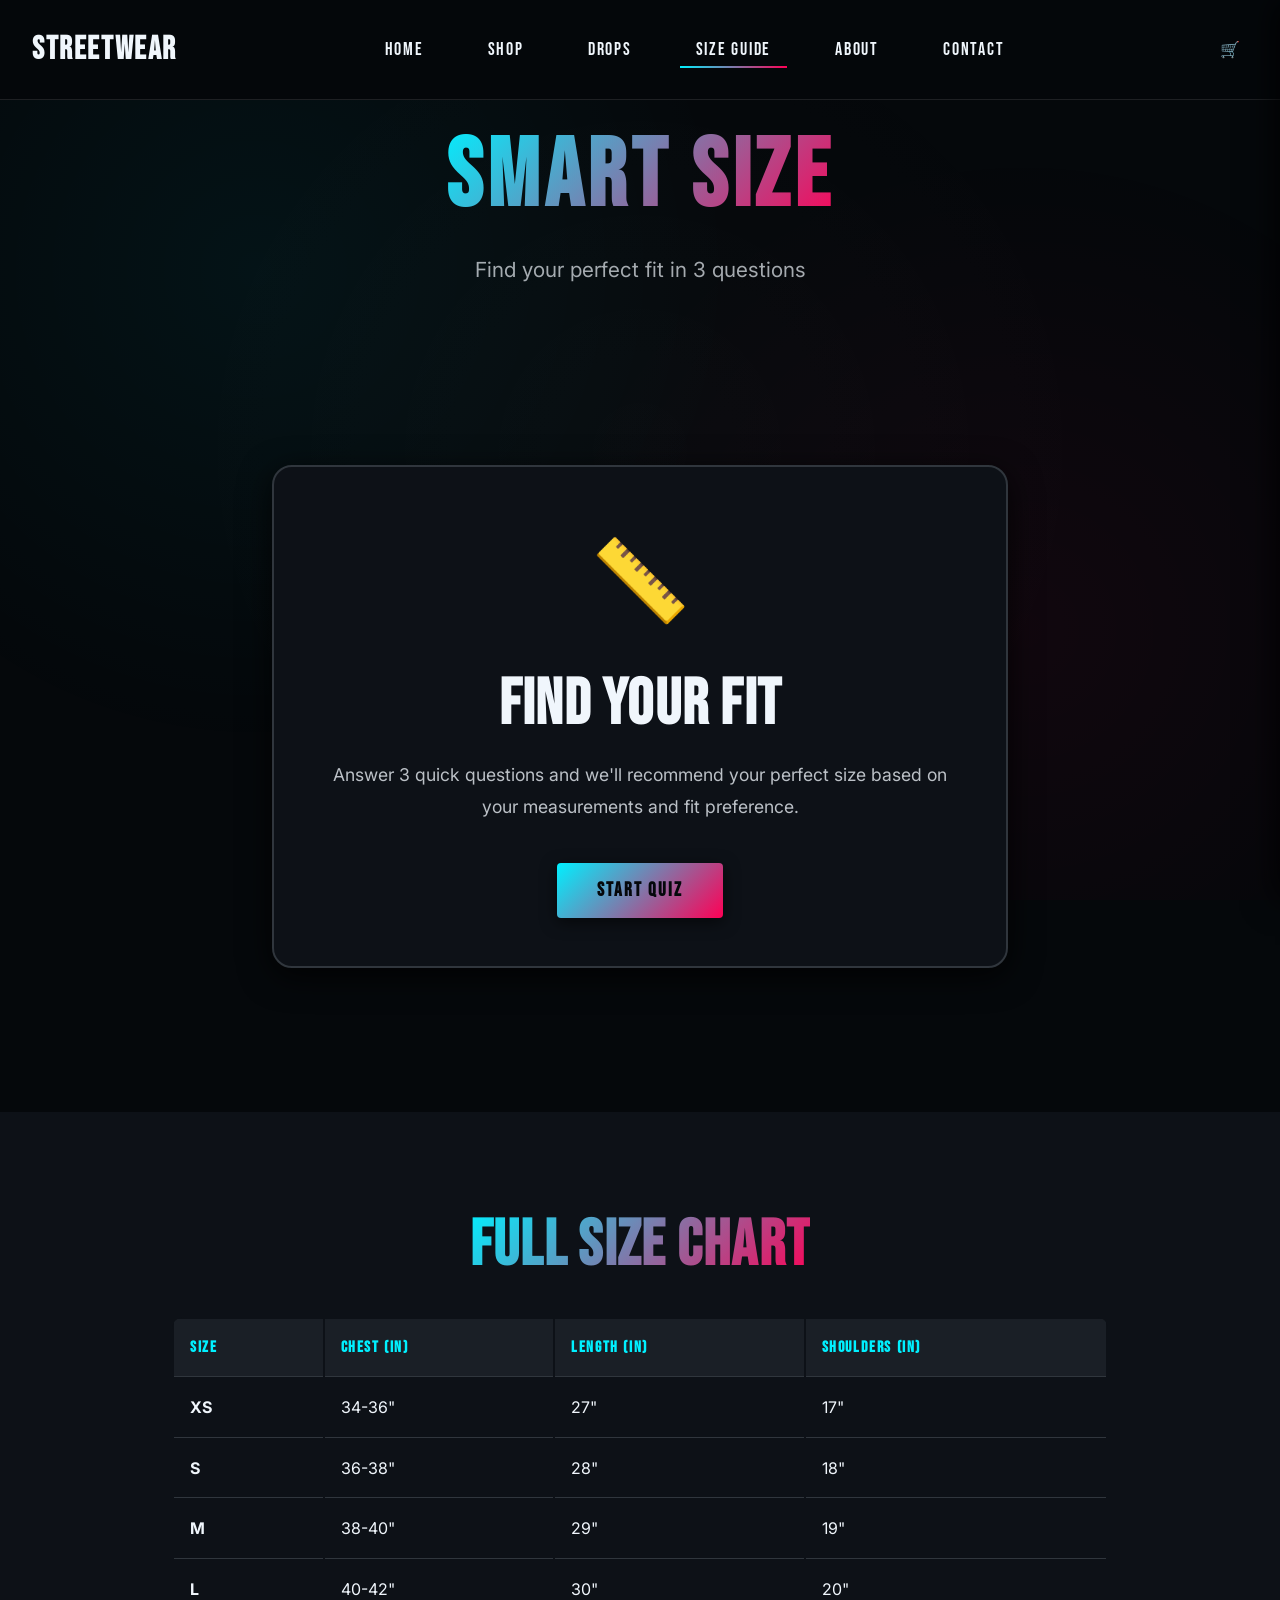
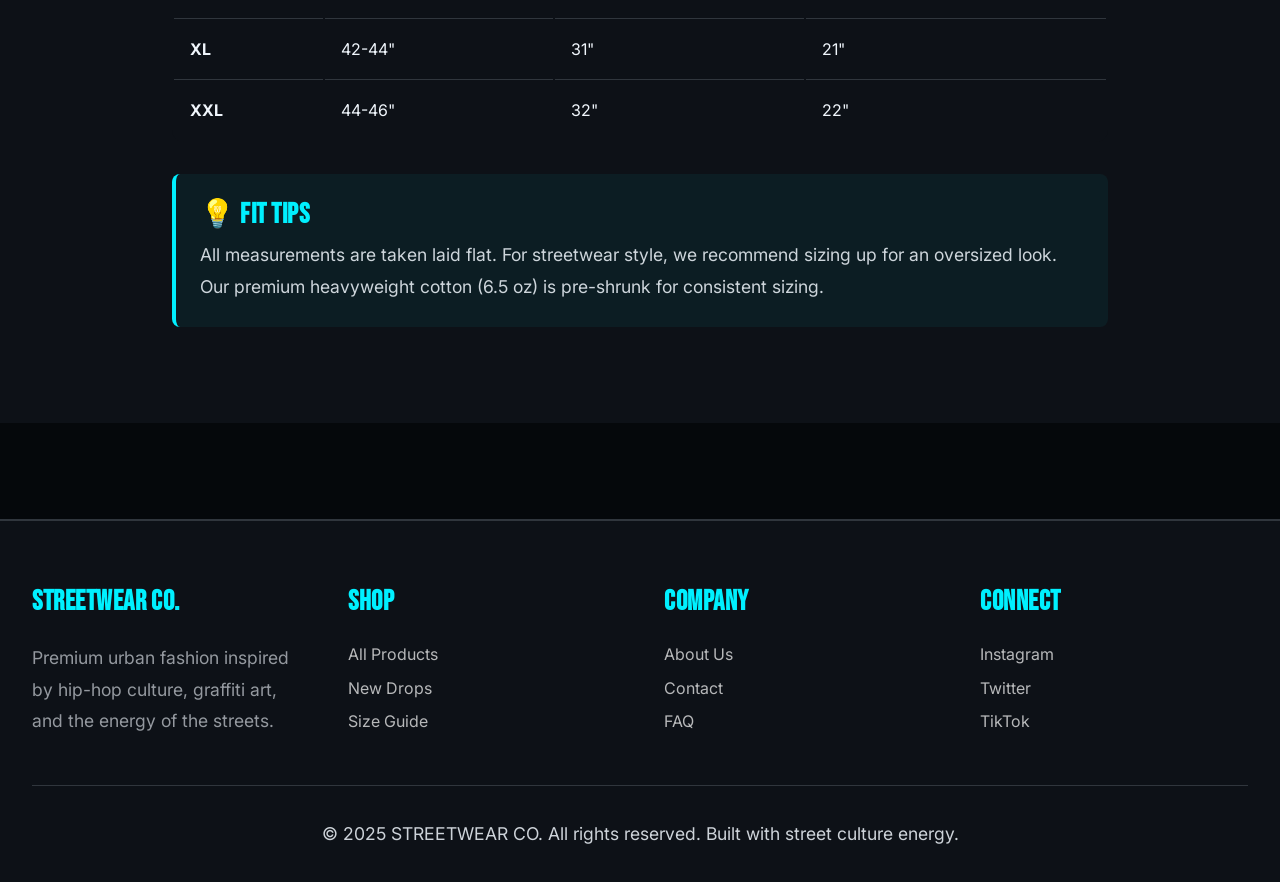
<file: src/pages/size.html>
<!DOCTYPE html>
<html lang="en">
<head>
  <meta charset="UTF-8">
  <meta name="viewport" content="width=device-width, initial-scale=1.0">
  <title>Smart Size Guide - STREETWEAR CO.</title>
  <meta name="description" content="Find your perfect fit with our Smart Size quiz">

  <!-- Fonts -->
  <link rel="preconnect" href="https://fonts.googleapis.com">
  <link rel="preconnect" href="https://fonts.gstatic.com" crossorigin>
  <link href="https://fonts.googleapis.com/css2?family=Inter:wght@400;500;600;700;800;900&family=Bebas+Neue&display=swap" rel="stylesheet">

  <!-- Stylesheets -->
  <link rel="stylesheet" href="../css/global.css">
  <link rel="stylesheet" href="../css/components.css">
  <link rel="stylesheet" href="../css/animations.css">

  <style>
    /* Size Quiz Specific Styles */
    .quiz-container {
      max-width: 800px;
      margin: 0 auto;
      padding: 3rem 2rem;
    }

    .quiz-section {
      background: var(--color-dark-gray);
      border-radius: var(--radius-xl);
      padding: 3rem;
      border: 2px solid var(--color-light-gray);
      box-shadow: var(--shadow-lg);
    }

    .size-option {
      background: var(--color-gray);
      border: 2px solid var(--color-light-gray);
      border-radius: var(--radius-lg);
      padding: 1.5rem 2rem;
      margin-bottom: 1rem;
      cursor: pointer;
      transition: var(--transition-base);
      display: flex;
      align-items: center;
      gap: 1rem;
    }

    .size-option:hover {
      border-color: var(--color-neon-cyan);
      background: rgba(0, 240, 255, 0.05);
      transform: translateX(10px);
    }

    .size-option.selected {
      border-color: var(--color-neon-cyan);
      background: rgba(0, 240, 255, 0.1);
      box-shadow: 0 0 20px rgba(0, 240, 255, 0.2);
    }

    .size-option-icon {
      font-size: 2rem;
      min-width: 50px;
      text-align: center;
    }

    .size-option-content h4 {
      margin-bottom: 0.3rem;
      color: var(--color-white);
    }

    .size-option-content p {
      font-size: 0.95rem;
      opacity: 0.7;
      margin: 0;
    }

    .result-card {
      background: linear-gradient(135deg, rgba(0, 240, 255, 0.1), rgba(255, 0, 85, 0.1));
      border: 3px solid var(--color-neon-cyan);
      border-radius: var(--radius-xl);
      padding: 3rem;
      text-align: center;
    }

    .result-size {
      font-family: var(--font-display);
      font-size: clamp(6rem, 15vw, 10rem);
      color: var(--color-neon-cyan);
      text-shadow: var(--shadow-neon-cyan);
      line-height: 1;
      margin: 1rem 0;
    }

    .result-confidence {
      font-size: 1.3rem;
      margin-bottom: 2rem;
    }

    .measurements-grid {
      display: grid;
      grid-template-columns: repeat(auto-fit, minmax(150px, 1fr));
      gap: 1.5rem;
      margin: 2rem 0;
    }

    .measurement-item {
      background: var(--color-dark-gray);
      padding: 1.5rem;
      border-radius: var(--radius-lg);
      border: 1px solid var(--color-light-gray);
    }

    .measurement-label {
      font-size: 0.85rem;
      text-transform: uppercase;
      letter-spacing: 0.1em;
      color: rgba(255, 255, 255, 0.6);
      margin-bottom: 0.5rem;
    }

    .measurement-value {
      font-family: var(--font-display);
      font-size: 1.8rem;
      color: var(--color-neon-cyan);
    }

    .fit-meter {
      margin: 2rem 0;
      position: relative;
    }

    .fit-meter-track {
      height: 12px;
      background: var(--color-gray);
      border-radius: 6px;
      position: relative;
      overflow: hidden;
    }

    .fit-meter-fill {
      position: absolute;
      top: 0;
      left: 0;
      height: 100%;
      background: linear-gradient(90deg, var(--color-neon-cyan), var(--color-neon-red));
      width: 100%;
    }

    .fit-meter-indicator {
      position: absolute;
      top: -8px;
      left: 50%;
      width: 28px;
      height: 28px;
      background: var(--color-neon-cyan);
      border: 3px solid var(--color-black);
      border-radius: 50%;
      transform: translateX(-50%);
      transition: left 0.6s cubic-bezier(0.68, -0.55, 0.265, 1.55);
      box-shadow: var(--shadow-neon-cyan);
    }

    .fit-meter-labels {
      display: flex;
      justify-content: space-between;
      margin-top: 1rem;
      font-size: 0.9rem;
      text-transform: uppercase;
      letter-spacing: 0.05em;
    }

    .size-chart-table {
      width: 100%;
      background: var(--color-dark-gray);
      border-radius: var(--radius-lg);
      overflow: hidden;
      margin: 2rem 0;
    }

    .size-chart-table th,
    .size-chart-table td {
      padding: 1rem;
      text-align: left;
      border-bottom: 1px solid var(--color-light-gray);
    }

    .size-chart-table th {
      background: var(--color-gray);
      font-family: var(--font-display);
      color: var(--color-neon-cyan);
      text-transform: uppercase;
      letter-spacing: 0.1em;
    }

    .size-chart-table tr:last-child td {
      border-bottom: none;
    }

    .size-chart-table tr:hover {
      background: rgba(0, 240, 255, 0.05);
    }
  </style>
</head>
<body>

  <!-- Header / Navigation -->
  <header class="header">
    <nav class="nav">
      <div class="logo" id="logo">STREETWEAR</div>

      <ul class="nav-links">
        <li><a href="./index.html">HOME</a></li>
        <li><a href="./shop.html">SHOP</a></li>
        <li><a href="./drops.html">DROPS</a></li>
        <li><a href="./size.html">SIZE GUIDE</a></li>
        <li><a href="./about.html">ABOUT</a></li>
        <li><a href="./contact.html">CONTACT</a></li>
      </ul>

      <div class="nav-icons">
        <div class="cart-icon">
          🛒
          <span class="cart-count" style="display: none;">0</span>
        </div>
        <div class="menu-toggle">
          <span></span>
          <span></span>
          <span></span>
        </div>
      </div>
    </nav>
  </header>

  <!-- Page Header -->
  <section class="section" style="padding-top: 120px; padding-bottom: 2rem;">
    <div class="container text-center">
      <h1 style="font-size: clamp(3rem, 8vw, 6rem); margin-bottom: 1rem;">
        <span class="text-gradient">SMART SIZE</span>
      </h1>
      <p style="font-size: 1.3rem; opacity: 0.8;">
        Find your perfect fit in 3 questions
      </p>
    </div>
  </section>

  <!-- Size Quiz -->
  <section class="section" id="sizeQuiz">
    <div class="quiz-container">

      <!-- Quiz Intro -->
      <div class="quiz-section fade-in" id="quizIntro">
        <div class="text-center">
          <div style="font-size: 5rem; margin-bottom: 1.5rem;">📏</div>
          <h2 style="margin-bottom: 1rem;">FIND YOUR FIT</h2>
          <p style="font-size: 1.1rem; margin-bottom: 2.5rem; opacity: 0.9;">
            Answer 3 quick questions and we'll recommend your perfect size based on
            your measurements and fit preference.
          </p>
          <button class="btn btn-primary" id="startQuizBtn" style="font-size: 1.2rem; padding: 1rem 2.5rem;">
            START QUIZ
          </button>
        </div>
      </div>

      <!-- Question 1: Height -->
      <div class="quiz-section hidden" id="question1">
        <h2 style="margin-bottom: 0.5rem;">WHAT'S YOUR HEIGHT?</h2>
        <p style="opacity: 0.7; margin-bottom: 2rem;">Select the range that matches you</p>

        <div class="size-option" data-height="short">
          <div class="size-option-icon">📐</div>
          <div class="size-option-content">
            <h4>Under 5'7"</h4>
            <p>Shorter frame</p>
          </div>
        </div>

        <div class="size-option" data-height="average">
          <div class="size-option-icon">📏</div>
          <div class="size-option-content">
            <h4>5'7" - 6'0"</h4>
            <p>Average height</p>
          </div>
        </div>

        <div class="size-option" data-height="tall">
          <div class="size-option-icon">📊</div>
          <div class="size-option-content">
            <h4>Over 6'0"</h4>
            <p>Taller frame</p>
          </div>
        </div>
      </div>

      <!-- Question 2: Chest Size -->
      <div class="quiz-section hidden" id="question2">
        <h2 style="margin-bottom: 0.5rem;">CHEST MEASUREMENT?</h2>
        <p style="opacity: 0.7; margin-bottom: 2rem;">Measure around the fullest part of your chest</p>

        <div class="size-option" data-chest="slim">
          <div class="size-option-icon">🔹</div>
          <div class="size-option-content">
            <h4>Under 38"</h4>
            <p>Slimmer build</p>
          </div>
        </div>

        <div class="size-option" data-chest="average">
          <div class="size-option-icon">🔸</div>
          <div class="size-option-content">
            <h4>38" - 42"</h4>
            <p>Average build</p>
          </div>
        </div>

        <div class="size-option" data-chest="broad">
          <div class="size-option-icon">🔶</div>
          <div class="size-option-content">
            <h4>Over 42"</h4>
            <p>Broader build</p>
          </div>
        </div>
      </div>

      <!-- Question 3: Fit Preference -->
      <div class="quiz-section hidden" id="question3">
        <h2 style="margin-bottom: 0.5rem;">HOW DO YOU LIKE YOUR FIT?</h2>
        <p style="opacity: 0.7; margin-bottom: 2rem;">Choose your preferred streetwear style</p>

        <div class="size-option" data-fit="slim">
          <div class="size-option-icon">✨</div>
          <div class="size-option-content">
            <h4>Slim Fit</h4>
            <p>Tailored, close to body, modern cut</p>
          </div>
        </div>

        <div class="size-option" data-fit="regular">
          <div class="size-option-icon">🎯</div>
          <div class="size-option-content">
            <h4>Regular Fit</h4>
            <p>Classic streetwear, comfortable room</p>
          </div>
        </div>

        <div class="size-option" data-fit="oversized">
          <div class="size-option-icon">🔥</div>
          <div class="size-option-content">
            <h4>Oversized</h4>
            <p>Relaxed, roomy drop, true streetwear</p>
          </div>
        </div>
      </div>

      <!-- Quiz Result -->
      <div class="quiz-section hidden" id="quizResult">
        <div class="result-card">
          <h2 style="margin-bottom: 1rem;">YOUR PERFECT SIZE</h2>

          <div class="result-size" id="resultSize">M</div>

          <div class="result-confidence">
            <span style="color: var(--color-neon-cyan);" id="resultConfidence">95%</span> confidence match
          </div>

          <p style="font-size: 1.1rem; margin-bottom: 2rem; opacity: 0.9;" id="resultFit">
            Classic streetwear fit
          </p>

          <!-- Fit Meter -->
          <div class="fit-meter">
            <div class="fit-meter-track">
              <div class="fit-meter-fill"></div>
              <div class="fit-meter-indicator" id="fitMeterIndicator"></div>
            </div>
            <div class="fit-meter-labels">
              <span>SLIM</span>
              <span>REGULAR</span>
              <span>OVERSIZED</span>
            </div>
          </div>

          <!-- Measurements -->
          <h3 style="margin: 2.5rem 0 1.5rem; color: var(--color-neon-cyan);">SIZE MEASUREMENTS</h3>
          <div class="measurements-grid">
            <div class="measurement-item">
              <div class="measurement-label">Chest</div>
              <div class="measurement-value" id="measureChest">38-40"</div>
            </div>
            <div class="measurement-item">
              <div class="measurement-label">Length</div>
              <div class="measurement-value" id="measureLength">29"</div>
            </div>
            <div class="measurement-item">
              <div class="measurement-label">Shoulders</div>
              <div class="measurement-value" id="measureShoulders">19"</div>
            </div>
          </div>

          <div style="margin-top: 2.5rem; display: flex; gap: 1rem; justify-content: center; flex-wrap: wrap;">
            <a href="./shop.html" class="btn btn-primary">SHOP YOUR SIZE</a>
            <button class="btn btn-secondary" id="restartQuizBtn">RETAKE QUIZ</button>
          </div>
        </div>
      </div>

    </div>
  </section>

  <!-- Size Chart -->
  <section class="section section-dark">
    <div class="container-narrow">
      <h2 class="text-center" style="margin-bottom: 2rem;">
        <span class="text-gradient">FULL SIZE CHART</span>
      </h2>

      <table class="size-chart-table">
        <thead>
          <tr>
            <th>SIZE</th>
            <th>CHEST (IN)</th>
            <th>LENGTH (IN)</th>
            <th>SHOULDERS (IN)</th>
          </tr>
        </thead>
        <tbody>
          <tr>
            <td><strong>XS</strong></td>
            <td>34-36"</td>
            <td>27"</td>
            <td>17"</td>
          </tr>
          <tr>
            <td><strong>S</strong></td>
            <td>36-38"</td>
            <td>28"</td>
            <td>18"</td>
          </tr>
          <tr>
            <td><strong>M</strong></td>
            <td>38-40"</td>
            <td>29"</td>
            <td>19"</td>
          </tr>
          <tr>
            <td><strong>L</strong></td>
            <td>40-42"</td>
            <td>30"</td>
            <td>20"</td>
          </tr>
          <tr>
            <td><strong>XL</strong></td>
            <td>42-44"</td>
            <td>31"</td>
            <td>21"</td>
          </tr>
          <tr>
            <td><strong>XXL</strong></td>
            <td>44-46"</td>
            <td>32"</td>
            <td>22"</td>
          </tr>
        </tbody>
      </table>

      <div style="margin-top: 2rem; padding: 1.5rem; background: rgba(0, 240, 255, 0.05); border-left: 4px solid var(--color-neon-cyan); border-radius: var(--radius-md);">
        <h4 style="margin-bottom: 0.5rem; color: var(--color-neon-cyan);">💡 FIT TIPS</h4>
        <p>All measurements are taken laid flat. For streetwear style, we recommend sizing up for an oversized look. Our premium heavyweight cotton (6.5 oz) is pre-shrunk for consistent sizing.</p>
      </div>
    </div>
  </section>

  <!-- Footer -->
  <footer class="footer">
    <div class="container">
      <div class="footer-content">
        <div class="footer-section">
          <h4>STREETWEAR CO.</h4>
          <p style="opacity: 0.7; line-height: 1.8;">
            Premium urban fashion inspired by hip-hop culture, graffiti art,
            and the energy of the streets.
          </p>
        </div>

        <div class="footer-section">
          <h4>SHOP</h4>
          <ul class="footer-links">
            <li><a href="./shop.html">All Products</a></li>
            <li><a href="./drops.html">New Drops</a></li>
            <li><a href="./size.html">Size Guide</a></li>
          </ul>
        </div>

        <div class="footer-section">
          <h4>COMPANY</h4>
          <ul class="footer-links">
            <li><a href="./about.html">About Us</a></li>
            <li><a href="./contact.html">Contact</a></li>
            <li><a href="#">FAQ</a></li>
          </ul>
        </div>

        <div class="footer-section">
          <h4>CONNECT</h4>
          <ul class="footer-links">
            <li><a href="#">Instagram</a></li>
            <li><a href="#">Twitter</a></li>
            <li><a href="#">TikTok</a></li>
          </ul>
        </div>
      </div>

      <div class="footer-bottom">
        <p>&copy; 2025 STREETWEAR CO. All rights reserved. Built with street culture energy.</p>
      </div>
    </div>
  </footer>

  <!-- Scripts -->
  <script src="../js/navigation.js"></script>
  <script src="../js/cart.js"></script>
  <script src="../js/sizing.js"></script>
  <script src="../js/animations.js"></script>
  <script src="../js/main.js"></script>

</body>
</html>
</file>
<file: src/css/global.css>
/* ========================================
   GLOBAL STYLES - STREETWEAR E-COMMERCE
   Dark, Smoky, Cinematic Aesthetic
======================================== */

/* ===== CSS VARIABLES ===== */
:root {
  /* Colors */
  --color-black: #05080B;
  --color-dark-gray: #0D1117;
  --color-gray: #1A1F26;
  --color-light-gray: #30363D;
  --color-white: #F0F6FC;
  --color-neon-cyan: #00F0FF;
  --color-neon-red: #FF0055;
  --color-neon-yellow: #FFD60A;
  --color-smoke: rgba(255, 255, 255, 0.05);
  --color-smoke-dense: rgba(255, 255, 255, 0.12);

  /* Typography */
  --font-primary: 'Inter', -apple-system, BlinkMacSystemFont, 'Segoe UI', sans-serif;
  --font-display: 'Bebas Neue', 'Impact', sans-serif;
  --font-street: 'Druk', 'Oswald', 'Bebas Neue', sans-serif;

  /* Spacing */
  --spacing-xs: 0.5rem;
  --spacing-sm: 1rem;
  --spacing-md: 1.5rem;
  --spacing-lg: 2rem;
  --spacing-xl: 3rem;
  --spacing-2xl: 4rem;
  --spacing-3xl: 6rem;

  /* Transitions */
  --transition-fast: 0.15s ease;
  --transition-base: 0.3s ease;
  --transition-slow: 0.6s ease;
  --transition-bounce: 0.4s cubic-bezier(0.68, -0.55, 0.265, 1.55);

  /* Shadows */
  --shadow-sm: 0 2px 8px rgba(0, 0, 0, 0.4);
  --shadow-md: 0 4px 16px rgba(0, 0, 0, 0.6);
  --shadow-lg: 0 8px 32px rgba(0, 0, 0, 0.8);
  --shadow-neon-cyan: 0 0 20px rgba(0, 240, 255, 0.5);
  --shadow-neon-red: 0 0 20px rgba(255, 0, 85, 0.5);

  /* Border Radius */
  --radius-sm: 4px;
  --radius-md: 8px;
  --radius-lg: 12px;
  --radius-xl: 20px;

  /* Z-Index Layers */
  --z-base: 1;
  --z-dropdown: 100;
  --z-sticky: 200;
  --z-drawer: 300;
  --z-modal: 400;
  --z-popover: 500;
  --z-tooltip: 600;
}

/* ===== RESET & BASE ===== */
* {
  margin: 0;
  padding: 0;
  box-sizing: border-box;
}

html {
  font-size: 16px;
  scroll-behavior: smooth;
  -webkit-font-smoothing: antialiased;
  -moz-osx-font-smoothing: grayscale;
}

body {
  font-family: var(--font-primary);
  background-color: var(--color-black);
  color: var(--color-white);
  line-height: 1.6;
  overflow-x: hidden;
  position: relative;
}

/* Smoky Background Effect */
body::before {
  content: '';
  position: fixed;
  top: 0;
  left: 0;
  width: 100%;
  height: 100%;
  background:
    radial-gradient(circle at 20% 30%, rgba(0, 240, 255, 0.05) 0%, transparent 40%),
    radial-gradient(circle at 80% 70%, rgba(255, 0, 85, 0.05) 0%, transparent 40%),
    radial-gradient(circle at 50% 50%, rgba(255, 255, 255, 0.02) 0%, transparent 60%);
  pointer-events: none;
  z-index: 0;
  animation: smokeShift 20s ease-in-out infinite;
}

@keyframes smokeShift {
  0%, 100% {
    opacity: 0.3;
    transform: scale(1) translateY(0);
  }
  50% {
    opacity: 0.5;
    transform: scale(1.1) translateY(-20px);
  }
}

/* ===== TYPOGRAPHY ===== */
h1, h2, h3, h4, h5, h6 {
  font-family: var(--font-display);
  font-weight: 700;
  line-height: 1.2;
  letter-spacing: 0.02em;
  text-transform: uppercase;
}

h1 {
  font-size: clamp(2.5rem, 8vw, 6rem);
  letter-spacing: 0.05em;
}

h2 {
  font-size: clamp(2rem, 6vw, 4rem);
}

h3 {
  font-size: clamp(1.5rem, 4vw, 2.5rem);
}

h4 {
  font-size: clamp(1.25rem, 3vw, 1.75rem);
}

p {
  font-size: clamp(0.95rem, 2vw, 1.1rem);
  line-height: 1.8;
  color: rgba(240, 246, 252, 0.85);
}

a {
  color: var(--color-neon-cyan);
  text-decoration: none;
  transition: var(--transition-base);
}

a:hover {
  color: var(--color-white);
  text-shadow: var(--shadow-neon-cyan);
}

/* ===== UTILITY CLASSES ===== */
.container {
  max-width: 1400px;
  margin: 0 auto;
  padding: 0 var(--spacing-lg);
  position: relative;
  z-index: var(--z-base);
}

.container-narrow {
  max-width: 1000px;
  margin: 0 auto;
  padding: 0 var(--spacing-lg);
}

.section {
  padding: var(--spacing-3xl) 0;
  position: relative;
}

.section-dark {
  background-color: var(--color-dark-gray);
}

.text-center {
  text-align: center;
}

.text-neon-cyan {
  color: var(--color-neon-cyan);
  text-shadow: var(--shadow-neon-cyan);
}

.text-neon-red {
  color: var(--color-neon-red);
  text-shadow: var(--shadow-neon-red);
}

.text-gradient {
  background: linear-gradient(135deg, var(--color-neon-cyan), var(--color-neon-red));
  -webkit-background-clip: text;
  -webkit-text-fill-color: transparent;
  background-clip: text;
}

/* ===== GRID SYSTEM ===== */
.grid {
  display: grid;
  gap: var(--spacing-lg);
}

.grid-2 {
  grid-template-columns: repeat(auto-fit, minmax(300px, 1fr));
}

.grid-3 {
  grid-template-columns: repeat(auto-fit, minmax(280px, 1fr));
}

.grid-4 {
  grid-template-columns: repeat(auto-fit, minmax(250px, 1fr));
}

/* ===== BUTTONS ===== */
.btn {
  display: inline-block;
  padding: var(--spacing-sm) var(--spacing-lg);
  font-family: var(--font-display);
  font-size: 1.1rem;
  font-weight: 700;
  text-transform: uppercase;
  letter-spacing: 0.1em;
  border: none;
  border-radius: var(--radius-sm);
  cursor: pointer;
  transition: var(--transition-base);
  position: relative;
  overflow: hidden;
  z-index: 1;
}

.btn::before {
  content: '';
  position: absolute;
  top: 50%;
  left: 50%;
  width: 0;
  height: 0;
  border-radius: 50%;
  background: rgba(255, 255, 255, 0.2);
  transform: translate(-50%, -50%);
  transition: width 0.6s, height 0.6s;
  z-index: -1;
}

.btn:hover::before {
  width: 300px;
  height: 300px;
}

.btn-primary {
  background: linear-gradient(135deg, var(--color-neon-cyan), var(--color-neon-red));
  color: var(--color-black);
  box-shadow: var(--shadow-md);
}

.btn-primary:hover {
  transform: translateY(-2px);
  box-shadow:
    var(--shadow-lg),
    0 0 30px rgba(0, 240, 255, 0.4),
    0 0 30px rgba(255, 0, 85, 0.4);
}

.btn-secondary {
  background: var(--color-dark-gray);
  color: var(--color-white);
  border: 2px solid var(--color-neon-cyan);
}

.btn-secondary:hover {
  background: var(--color-neon-cyan);
  color: var(--color-black);
  box-shadow: var(--shadow-neon-cyan);
}

.btn-ghost {
  background: transparent;
  color: var(--color-white);
  border: 2px solid var(--color-white);
}

.btn-ghost:hover {
  background: var(--color-white);
  color: var(--color-black);
}

.btn-icon {
  padding: var(--spacing-sm);
  width: 48px;
  height: 48px;
  display: flex;
  align-items: center;
  justify-content: center;
  border-radius: 50%;
}

/* ===== FORMS ===== */
input, select, textarea {
  width: 100%;
  padding: var(--spacing-sm) var(--spacing-md);
  font-family: var(--font-primary);
  font-size: 1rem;
  color: var(--color-white);
  background: var(--color-dark-gray);
  border: 2px solid var(--color-light-gray);
  border-radius: var(--radius-md);
  transition: var(--transition-base);
}

input:focus, select:focus, textarea:focus {
  outline: none;
  border-color: var(--color-neon-cyan);
  box-shadow: 0 0 0 3px rgba(0, 240, 255, 0.1);
}

textarea {
  resize: vertical;
  min-height: 120px;
}

label {
  display: block;
  margin-bottom: var(--spacing-xs);
  font-weight: 600;
  color: var(--color-white);
}

/* ===== CARDS ===== */
.card {
  background: var(--color-dark-gray);
  border-radius: var(--radius-lg);
  padding: var(--spacing-lg);
  box-shadow: var(--shadow-md);
  transition: var(--transition-base);
  border: 1px solid var(--color-light-gray);
}

.card:hover {
  transform: translateY(-4px);
  box-shadow: var(--shadow-lg);
  border-color: var(--color-neon-cyan);
}

/* ===== LOADING & STATES ===== */
.loading {
  display: inline-block;
  width: 20px;
  height: 20px;
  border: 3px solid rgba(255, 255, 255, 0.2);
  border-top-color: var(--color-neon-cyan);
  border-radius: 50%;
  animation: spin 0.8s linear infinite;
}

@keyframes spin {
  to { transform: rotate(360deg); }
}

.hidden {
  display: none !important;
}

.fade-in {
  animation: fadeIn 0.6s ease-out;
}

@keyframes fadeIn {
  from {
    opacity: 0;
    transform: translateY(20px);
  }
  to {
    opacity: 1;
    transform: translateY(0);
  }
}

/* ===== SCROLLBAR ===== */
::-webkit-scrollbar {
  width: 12px;
}

::-webkit-scrollbar-track {
  background: var(--color-black);
}

::-webkit-scrollbar-thumb {
  background: var(--color-light-gray);
  border-radius: 6px;
}

::-webkit-scrollbar-thumb:hover {
  background: var(--color-neon-cyan);
}

/* ===== RESPONSIVE ===== */
@media (max-width: 768px) {
  :root {
    --spacing-xl: 2rem;
    --spacing-2xl: 3rem;
    --spacing-3xl: 4rem;
  }

  .container {
    padding: 0 var(--spacing-md);
  }

  .section {
    padding: var(--spacing-2xl) 0;
  }

  .grid-2, .grid-3, .grid-4 {
    grid-template-columns: 1fr;
  }
}

/* ===== SELECTION ===== */
::selection {
  background: var(--color-neon-cyan);
  color: var(--color-black);
}

::-moz-selection {
  background: var(--color-neon-cyan);
  color: var(--color-black);
}
</file>
<file: src/css/components.css>
/* ========================================
   COMPONENTS - STREETWEAR E-COMMERCE
   Navigation, Products, Cart, etc.
======================================== */

/* ===== HEADER & NAVIGATION ===== */
.header {
  position: fixed;
  top: 0;
  left: 0;
  width: 100%;
  background: rgba(5, 8, 11, 0.95);
  backdrop-filter: blur(10px);
  border-bottom: 1px solid rgba(255, 255, 255, 0.1);
  z-index: var(--z-sticky);
  transition: var(--transition-base);
}

.header.scrolled {
  background: rgba(5, 8, 11, 0.98);
  box-shadow: 0 4px 20px rgba(0, 0, 0, 0.5);
}

.nav {
  display: flex;
  align-items: center;
  justify-content: space-between;
  padding: var(--spacing-md) var(--spacing-lg);
  max-width: 1600px;
  margin: 0 auto;
}

.logo {
  font-family: var(--font-display);
  font-size: 2rem;
  font-weight: 900;
  letter-spacing: 0.05em;
  color: var(--color-white);
  cursor: pointer;
  position: relative;
  z-index: 10;
  transition: var(--transition-base);
}

.logo:hover {
  color: var(--color-neon-cyan);
  text-shadow: var(--shadow-neon-cyan);
}

.nav-links {
  display: flex;
  gap: var(--spacing-lg);
  list-style: none;
}

.nav-links a {
  font-family: var(--font-display);
  font-size: 1.1rem;
  color: var(--color-white);
  text-transform: uppercase;
  letter-spacing: 0.1em;
  padding: var(--spacing-xs) var(--spacing-sm);
  position: relative;
  transition: var(--transition-base);
}

.nav-links a::after {
  content: '';
  position: absolute;
  bottom: 0;
  left: 0;
  width: 0;
  height: 2px;
  background: linear-gradient(90deg, var(--color-neon-cyan), var(--color-neon-red));
  transition: var(--transition-base);
}

.nav-links a:hover::after,
.nav-links a.active::after {
  width: 100%;
}

.nav-links a:hover {
  color: var(--color-neon-cyan);
}

.nav-icons {
  display: flex;
  gap: var(--spacing-md);
  align-items: center;
}

.cart-icon {
  position: relative;
  cursor: pointer;
  padding: var(--spacing-xs);
  transition: var(--transition-base);
}

.cart-icon:hover {
  color: var(--color-neon-cyan);
}

.cart-count {
  position: absolute;
  top: -8px;
  right: -8px;
  background: var(--color-neon-red);
  color: var(--color-white);
  font-size: 0.75rem;
  font-weight: 700;
  padding: 2px 6px;
  border-radius: 10px;
  min-width: 20px;
  text-align: center;
  box-shadow: var(--shadow-neon-red);
}

/* Mobile Menu Toggle */
.menu-toggle {
  display: none;
  flex-direction: column;
  gap: 6px;
  cursor: pointer;
  padding: var(--spacing-xs);
}

.menu-toggle span {
  width: 28px;
  height: 3px;
  background: var(--color-white);
  border-radius: 2px;
  transition: var(--transition-base);
}

.menu-toggle:hover span {
  background: var(--color-neon-cyan);
}

/* ===== RADIAL NAVIGATION MENU ===== */
.radial-nav {
  position: fixed;
  top: 0;
  left: 0;
  width: 100%;
  height: 100vh;
  background: rgba(5, 8, 11, 0.98);
  backdrop-filter: blur(20px);
  display: none;
  align-items: center;
  justify-content: center;
  z-index: var(--z-modal);
  opacity: 0;
  transition: opacity 0.4s ease;
}

.radial-nav.active {
  display: flex;
  opacity: 1;
}

.radial-nav-circle {
  position: relative;
  width: 500px;
  height: 500px;
}

.radial-nav-item {
  position: absolute;
  top: 50%;
  left: 50%;
  width: 100px;
  height: 100px;
  margin: -50px 0 0 -50px;
  display: flex;
  flex-direction: column;
  align-items: center;
  justify-content: center;
  background: var(--color-dark-gray);
  border: 2px solid var(--color-neon-cyan);
  border-radius: 50%;
  cursor: pointer;
  transition: var(--transition-base);
  transform-origin: center;
}

.radial-nav-item:hover {
  background: var(--color-neon-cyan);
  color: var(--color-black);
  transform: scale(1.15);
  box-shadow: var(--shadow-neon-cyan);
}

.radial-nav-item span {
  font-family: var(--font-display);
  font-size: 0.85rem;
  margin-top: 4px;
  text-transform: uppercase;
  letter-spacing: 0.05em;
}

.radial-nav-close {
  position: absolute;
  top: 30px;
  right: 30px;
  font-size: 2.5rem;
  color: var(--color-white);
  cursor: pointer;
  transition: var(--transition-base);
}

.radial-nav-close:hover {
  color: var(--color-neon-red);
  transform: rotate(90deg);
}

/* ===== HERO SECTION ===== */
.hero {
  min-height: 100vh;
  display: flex;
  align-items: center;
  justify-content: center;
  position: relative;
  overflow: hidden;
  padding-top: 80px;
}

.hero-smoke {
  position: absolute;
  top: 0;
  left: 0;
  width: 100%;
  height: 100%;
  pointer-events: none;
  z-index: 1;
}

.smoke-layer {
  position: absolute;
  width: 100%;
  height: 100%;
  background:
    radial-gradient(circle at 30% 20%, rgba(255, 255, 255, 0.08) 0%, transparent 50%),
    radial-gradient(circle at 70% 80%, rgba(0, 240, 255, 0.06) 0%, transparent 50%),
    radial-gradient(circle at 50% 50%, rgba(255, 0, 85, 0.05) 0%, transparent 60%);
  animation: smokeFloat 15s ease-in-out infinite;
}

.smoke-layer:nth-child(2) {
  animation-delay: -5s;
  animation-duration: 20s;
}

.smoke-layer:nth-child(3) {
  animation-delay: -10s;
  animation-duration: 25s;
}

@keyframes smokeFloat {
  0%, 100% {
    transform: translate(0, 0) scale(1);
    opacity: 0.5;
  }
  33% {
    transform: translate(30px, -30px) scale(1.1);
    opacity: 0.7;
  }
  66% {
    transform: translate(-30px, 30px) scale(0.95);
    opacity: 0.6;
  }
}

.hero-graffiti {
  position: absolute;
  top: 0;
  left: 0;
  width: 100%;
  height: 100%;
  opacity: 0.15;
  mix-blend-mode: overlay;
  z-index: 0;
  background-image: url('../../public/assets/graffiti-1.png');
  background-size: cover;
  background-position: center;
}

.hero-content {
  position: relative;
  z-index: 2;
  text-align: center;
  max-width: 1000px;
  padding: 0 var(--spacing-lg);
}

.hero-title {
  font-size: clamp(3rem, 10vw, 8rem);
  margin-bottom: var(--spacing-md);
  line-height: 0.95;
  background: linear-gradient(135deg, var(--color-white), var(--color-neon-cyan), var(--color-neon-red));
  -webkit-background-clip: text;
  -webkit-text-fill-color: transparent;
  background-clip: text;
  animation: titleGlow 3s ease-in-out infinite;
}

@keyframes titleGlow {
  0%, 100% {
    filter: drop-shadow(0 0 20px rgba(0, 240, 255, 0.3));
  }
  50% {
    filter: drop-shadow(0 0 40px rgba(255, 0, 85, 0.5));
  }
}

.hero-subtitle {
  font-size: clamp(1.2rem, 3vw, 1.8rem);
  margin-bottom: var(--spacing-xl);
  color: rgba(255, 255, 255, 0.8);
  font-family: var(--font-primary);
  letter-spacing: 0.3em;
  text-transform: uppercase;
}

.hero-cta {
  display: flex;
  gap: var(--spacing-md);
  justify-content: center;
  flex-wrap: wrap;
}

/* ===== PRODUCT CARDS ===== */
.product-card {
  position: relative;
  background: var(--color-dark-gray);
  border-radius: var(--radius-lg);
  overflow: hidden;
  transition: var(--transition-base);
  border: 1px solid transparent;
  cursor: pointer;
}

.product-card:hover {
  transform: translateY(-8px) rotateX(2deg);
  border-color: var(--color-neon-cyan);
  box-shadow:
    var(--shadow-lg),
    0 0 30px rgba(0, 240, 255, 0.2);
}

.product-image-wrapper {
  position: relative;
  width: 100%;
  padding-top: 125%;
  overflow: hidden;
  background: var(--color-gray);
}

.product-image {
  position: absolute;
  top: 0;
  left: 0;
  width: 100%;
  height: 100%;
  object-fit: cover;
  transition: var(--transition-slow);
}

.product-card:hover .product-image {
  transform: scale(1.08);
}

.product-graffiti-overlay {
  position: absolute;
  top: 0;
  left: 0;
  width: 100%;
  height: 100%;
  background-image: url('../../public/assets/graffiti-2.png');
  background-size: cover;
  opacity: 0;
  mix-blend-mode: overlay;
  transition: var(--transition-base);
  pointer-events: none;
}

.product-card:hover .product-graffiti-overlay {
  opacity: 0.3;
}

.product-badge {
  position: absolute;
  top: 15px;
  right: 15px;
  background: var(--color-neon-red);
  color: var(--color-white);
  font-family: var(--font-display);
  font-size: 0.85rem;
  padding: 6px 12px;
  border-radius: var(--radius-sm);
  text-transform: uppercase;
  letter-spacing: 0.1em;
  box-shadow: var(--shadow-neon-red);
  z-index: 2;
}

.product-info {
  padding: var(--spacing-md);
}

.product-name {
  font-family: var(--font-display);
  font-size: 1.4rem;
  margin-bottom: var(--spacing-xs);
  color: var(--color-white);
}

.product-description {
  font-size: 0.95rem;
  color: rgba(255, 255, 255, 0.7);
  margin-bottom: var(--spacing-sm);
}

.product-footer {
  display: flex;
  justify-content: space-between;
  align-items: center;
  margin-top: var(--spacing-md);
}

.product-price {
  font-family: var(--font-display);
  font-size: 1.8rem;
  color: var(--color-neon-cyan);
  text-shadow: var(--shadow-neon-cyan);
}

.product-add-btn {
  background: var(--color-neon-cyan);
  color: var(--color-black);
  padding: var(--spacing-xs) var(--spacing-md);
  border-radius: var(--radius-sm);
  font-family: var(--font-display);
  font-weight: 700;
  text-transform: uppercase;
  border: none;
  cursor: pointer;
  transition: var(--transition-base);
}

.product-add-btn:hover {
  background: var(--color-white);
  box-shadow: 0 0 20px rgba(0, 240, 255, 0.6);
  transform: scale(1.05);
}

/* ===== CART DRAWER ===== */
.cart-drawer {
  position: fixed;
  top: 0;
  right: -450px;
  width: 450px;
  height: 100vh;
  background: var(--color-dark-gray);
  box-shadow: -5px 0 30px rgba(0, 0, 0, 0.8);
  z-index: var(--z-drawer);
  transition: right 0.4s cubic-bezier(0.68, -0.55, 0.265, 1.55);
  overflow-y: auto;
  border-left: 2px solid var(--color-neon-cyan);
}

.cart-drawer.open {
  right: 0;
}

.cart-drawer-header {
  padding: var(--spacing-lg);
  border-bottom: 1px solid var(--color-light-gray);
  display: flex;
  justify-content: space-between;
  align-items: center;
  position: sticky;
  top: 0;
  background: var(--color-dark-gray);
  z-index: 10;
}

.cart-drawer-title {
  font-family: var(--font-display);
  font-size: 1.8rem;
  color: var(--color-neon-cyan);
}

.cart-drawer-close {
  font-size: 2rem;
  cursor: pointer;
  color: var(--color-white);
  transition: var(--transition-base);
}

.cart-drawer-close:hover {
  color: var(--color-neon-red);
  transform: rotate(90deg);
}

.cart-items {
  padding: var(--spacing-lg);
}

.cart-item {
  display: flex;
  gap: var(--spacing-md);
  margin-bottom: var(--spacing-lg);
  padding-bottom: var(--spacing-lg);
  border-bottom: 1px solid var(--color-light-gray);
}

.cart-item-image {
  width: 100px;
  height: 100px;
  object-fit: cover;
  border-radius: var(--radius-md);
  background: var(--color-gray);
}

.cart-item-details {
  flex: 1;
}

.cart-item-name {
  font-family: var(--font-display);
  font-size: 1.2rem;
  margin-bottom: var(--spacing-xs);
}

.cart-item-size {
  font-size: 0.9rem;
  color: rgba(255, 255, 255, 0.6);
  margin-bottom: var(--spacing-xs);
}

.cart-item-price {
  font-family: var(--font-display);
  font-size: 1.3rem;
  color: var(--color-neon-cyan);
}

.cart-item-controls {
  display: flex;
  align-items: center;
  gap: var(--spacing-sm);
  margin-top: var(--spacing-sm);
}

.cart-item-qty {
  display: flex;
  align-items: center;
  gap: var(--spacing-xs);
  background: var(--color-gray);
  border-radius: var(--radius-sm);
  padding: 4px;
}

.cart-item-qty button {
  width: 30px;
  height: 30px;
  background: var(--color-light-gray);
  border: none;
  border-radius: var(--radius-sm);
  color: var(--color-white);
  font-weight: 700;
  cursor: pointer;
  transition: var(--transition-base);
}

.cart-item-qty button:hover {
  background: var(--color-neon-cyan);
  color: var(--color-black);
}

.cart-item-qty span {
  min-width: 30px;
  text-align: center;
  font-weight: 700;
}

.cart-item-remove {
  margin-left: auto;
  background: transparent;
  border: none;
  color: var(--color-neon-red);
  cursor: pointer;
  font-size: 1.3rem;
  transition: var(--transition-base);
}

.cart-item-remove:hover {
  transform: scale(1.2);
}

.cart-drawer-footer {
  padding: var(--spacing-lg);
  border-top: 2px solid var(--color-neon-cyan);
  position: sticky;
  bottom: 0;
  background: var(--color-dark-gray);
}

.cart-total {
  display: flex;
  justify-content: space-between;
  align-items: center;
  margin-bottom: var(--spacing-md);
  font-size: 1.3rem;
}

.cart-total-label {
  font-family: var(--font-display);
  text-transform: uppercase;
}

.cart-total-amount {
  font-family: var(--font-display);
  font-size: 2rem;
  color: var(--color-neon-cyan);
  text-shadow: var(--shadow-neon-cyan);
}

.cart-checkout-btn {
  width: 100%;
  padding: var(--spacing-md);
  background: linear-gradient(135deg, var(--color-neon-cyan), var(--color-neon-red));
  color: var(--color-black);
  font-family: var(--font-display);
  font-size: 1.3rem;
  font-weight: 700;
  text-transform: uppercase;
  border: none;
  border-radius: var(--radius-md);
  cursor: pointer;
  transition: var(--transition-base);
  box-shadow: var(--shadow-md);
}

.cart-checkout-btn:hover {
  transform: translateY(-2px);
  box-shadow: 0 8px 30px rgba(0, 240, 255, 0.4);
}

.cart-empty {
  text-align: center;
  padding: var(--spacing-3xl) var(--spacing-lg);
  color: rgba(255, 255, 255, 0.5);
}

.cart-empty-icon {
  font-size: 4rem;
  margin-bottom: var(--spacing-md);
  opacity: 0.3;
}

/* ===== FILTER BAR ===== */
.filter-bar {
  display: flex;
  gap: var(--spacing-md);
  padding: var(--spacing-lg) 0;
  flex-wrap: wrap;
  align-items: center;
}

.filter-group {
  display: flex;
  gap: var(--spacing-xs);
  align-items: center;
}

.filter-label {
  font-family: var(--font-display);
  text-transform: uppercase;
  font-size: 0.9rem;
  color: rgba(255, 255, 255, 0.7);
}

.filter-select {
  width: auto;
  min-width: 150px;
}

/* ===== FOOTER ===== */
.footer {
  background: var(--color-dark-gray);
  border-top: 2px solid var(--color-light-gray);
  padding: var(--spacing-2xl) 0 var(--spacing-lg);
  margin-top: var(--spacing-3xl);
}

.footer-content {
  display: grid;
  grid-template-columns: repeat(auto-fit, minmax(250px, 1fr));
  gap: var(--spacing-xl);
  margin-bottom: var(--spacing-xl);
}

.footer-section h4 {
  margin-bottom: var(--spacing-md);
  color: var(--color-neon-cyan);
}

.footer-links {
  list-style: none;
  display: flex;
  flex-direction: column;
  gap: var(--spacing-xs);
}

.footer-links a {
  color: rgba(255, 255, 255, 0.7);
  transition: var(--transition-base);
}

.footer-links a:hover {
  color: var(--color-neon-cyan);
  padding-left: var(--spacing-xs);
}

.footer-bottom {
  text-align: center;
  padding-top: var(--spacing-lg);
  border-top: 1px solid var(--color-light-gray);
  color: rgba(255, 255, 255, 0.5);
  font-size: 0.9rem;
}

/* ===== RESPONSIVE ===== */
@media (max-width: 768px) {
  .nav-links {
    position: fixed;
    top: 0;
    right: -100%;
    width: 100%;
    height: 100vh;
    background: rgba(5, 8, 11, 0.98);
    flex-direction: column;
    justify-content: center;
    align-items: center;
    gap: var(--spacing-xl);
    transition: right 0.4s ease;
  }

  .nav-links.mobile-open {
    right: 0;
  }

  .menu-toggle {
    display: flex;
  }

  .cart-drawer {
    width: 100%;
    right: -100%;
  }

  .radial-nav-circle {
    width: 350px;
    height: 350px;
  }

  .radial-nav-item {
    width: 80px;
    height: 80px;
    margin: -40px 0 0 -40px;
  }

  .hero-cta {
    flex-direction: column;
  }
}
</file>
<file: src/css/animations.css>
/* ========================================
   ANIMATIONS - STREETWEAR E-COMMERCE
   Parallax, Graffiti, Spotlight, Transitions
======================================== */

/* ===== SPOTLIGHT EFFECT ===== */
.spotlight-container {
  position: relative;
  overflow: hidden;
}

.spotlight {
  position: absolute;
  width: 400px;
  height: 400px;
  background: radial-gradient(
    circle,
    rgba(0, 240, 255, 0.15) 0%,
    rgba(0, 240, 255, 0.08) 30%,
    transparent 70%
  );
  pointer-events: none;
  transform: translate(-50%, -50%);
  transition: opacity 0.3s ease;
  z-index: 10;
  mix-blend-mode: screen;
  opacity: 0;
}

.spotlight-container:hover .spotlight {
  opacity: 1;
}

/* ===== GRAFFITI TRANSITION ===== */
.graffiti-transition {
  position: fixed;
  top: 0;
  left: 0;
  width: 100%;
  height: 100%;
  pointer-events: none;
  z-index: var(--z-popover);
  opacity: 0;
}

.graffiti-transition.active {
  animation: graffitiSplash 0.8s ease-out;
}

@keyframes graffitiSplash {
  0% {
    opacity: 0;
    transform: scale(0.5) rotate(-10deg);
  }
  40% {
    opacity: 1;
    transform: scale(1.2) rotate(5deg);
  }
  100% {
    opacity: 0;
    transform: scale(1.5) rotate(0deg);
  }
}

.graffiti-spray {
  position: absolute;
  width: 100%;
  height: 100%;
  background-image: url('../../public/assets/graffiti-1.png');
  background-size: contain;
  background-position: center;
  background-repeat: no-repeat;
  opacity: 0.3;
  mix-blend-mode: overlay;
}

/* ===== PARALLAX LAYERS ===== */
.parallax-layer {
  transition: transform 0.1s ease-out;
  will-change: transform;
}

.parallax-slow {
  transform: translateZ(-1px) scale(1.1);
}

.parallax-medium {
  transform: translateZ(-0.5px) scale(1.05);
}

.parallax-fast {
  transform: translateZ(0);
}

/* ===== SCROLL REVEAL ANIMATIONS ===== */
.scroll-reveal {
  opacity: 0;
  transform: translateY(50px);
  transition: opacity 0.8s ease, transform 0.8s ease;
}

.scroll-reveal.revealed {
  opacity: 1;
  transform: translateY(0);
}

.scroll-reveal-left {
  opacity: 0;
  transform: translateX(-50px);
  transition: opacity 0.8s ease, transform 0.8s ease;
}

.scroll-reveal-left.revealed {
  opacity: 1;
  transform: translateX(0);
}

.scroll-reveal-right {
  opacity: 0;
  transform: translateX(50px);
  transition: opacity 0.8s ease, transform 0.8s ease;
}

.scroll-reveal-right.revealed {
  opacity: 1;
  transform: translateX(0);
}

.scroll-reveal-scale {
  opacity: 0;
  transform: scale(0.8);
  transition: opacity 0.8s ease, transform 0.8s ease;
}

.scroll-reveal-scale.revealed {
  opacity: 1;
  transform: scale(1);
}

/* ===== TILT EFFECT ===== */
.tilt-card {
  transform-style: preserve-3d;
  transition: transform 0.3s ease;
  will-change: transform;
}

.tilt-card:hover {
  transform: perspective(1000px) rotateX(var(--tilt-x, 0deg)) rotateY(var(--tilt-y, 0deg)) scale(1.02);
}

/* ===== NEON PULSE ===== */
@keyframes neonPulse {
  0%, 100% {
    text-shadow:
      0 0 10px currentColor,
      0 0 20px currentColor,
      0 0 30px currentColor;
  }
  50% {
    text-shadow:
      0 0 20px currentColor,
      0 0 40px currentColor,
      0 0 60px currentColor;
  }
}

.neon-pulse {
  animation: neonPulse 2s ease-in-out infinite;
}

/* ===== GLITCH EFFECT ===== */
@keyframes glitch {
  0% {
    transform: translate(0);
  }
  20% {
    transform: translate(-2px, 2px);
  }
  40% {
    transform: translate(-2px, -2px);
  }
  60% {
    transform: translate(2px, 2px);
  }
  80% {
    transform: translate(2px, -2px);
  }
  100% {
    transform: translate(0);
  }
}

.glitch {
  position: relative;
  display: inline-block;
}

.glitch:hover {
  animation: glitch 0.3s ease-in-out;
}

.glitch::before,
.glitch::after {
  content: attr(data-text);
  position: absolute;
  top: 0;
  left: 0;
  width: 100%;
  height: 100%;
  opacity: 0;
}

.glitch:hover::before {
  color: var(--color-neon-cyan);
  animation: glitch 0.3s ease-in-out;
  clip-path: polygon(0 0, 100% 0, 100% 45%, 0 45%);
  transform: translate(-2px, -2px);
  opacity: 0.8;
}

.glitch:hover::after {
  color: var(--color-neon-red);
  animation: glitch 0.3s ease-in-out reverse;
  clip-path: polygon(0 55%, 100% 55%, 100% 100%, 0 100%);
  transform: translate(2px, 2px);
  opacity: 0.8;
}

/* ===== FLOATING ANIMATION ===== */
@keyframes float {
  0%, 100% {
    transform: translateY(0px);
  }
  50% {
    transform: translateY(-20px);
  }
}

.float {
  animation: float 3s ease-in-out infinite;
}

.float-slow {
  animation: float 5s ease-in-out infinite;
}

/* ===== SLIDE IN ANIMATIONS ===== */
@keyframes slideInLeft {
  from {
    transform: translateX(-100%);
    opacity: 0;
  }
  to {
    transform: translateX(0);
    opacity: 1;
  }
}

@keyframes slideInRight {
  from {
    transform: translateX(100%);
    opacity: 0;
  }
  to {
    transform: translateX(0);
    opacity: 1;
  }
}

@keyframes slideInUp {
  from {
    transform: translateY(100%);
    opacity: 0;
  }
  to {
    transform: translateY(0);
    opacity: 1;
  }
}

@keyframes slideInDown {
  from {
    transform: translateY(-100%);
    opacity: 0;
  }
  to {
    transform: translateY(0);
    opacity: 1;
  }
}

.slide-in-left {
  animation: slideInLeft 0.6s ease-out;
}

.slide-in-right {
  animation: slideInRight 0.6s ease-out;
}

.slide-in-up {
  animation: slideInUp 0.6s ease-out;
}

.slide-in-down {
  animation: slideInDown 0.6s ease-out;
}

/* ===== COUNTDOWN ANIMATION ===== */
@keyframes countdownPulse {
  0%, 100% {
    transform: scale(1);
    opacity: 1;
  }
  50% {
    transform: scale(1.1);
    opacity: 0.8;
  }
}

.countdown-number {
  animation: countdownPulse 1s ease-in-out infinite;
}

/* ===== SMOKE PARTICLES ===== */
@keyframes smokeRise {
  0% {
    transform: translateY(0) scale(1) rotate(0deg);
    opacity: 0;
  }
  10% {
    opacity: 0.3;
  }
  50% {
    opacity: 0.2;
  }
  100% {
    transform: translateY(-200px) scale(1.5) rotate(180deg);
    opacity: 0;
  }
}

.smoke-particle {
  position: absolute;
  width: 100px;
  height: 100px;
  background: radial-gradient(circle, rgba(255, 255, 255, 0.1) 0%, transparent 70%);
  border-radius: 50%;
  pointer-events: none;
  animation: smokeRise 8s ease-in-out infinite;
}

.smoke-particle:nth-child(1) {
  left: 10%;
  animation-delay: 0s;
}

.smoke-particle:nth-child(2) {
  left: 30%;
  animation-delay: 2s;
}

.smoke-particle:nth-child(3) {
  left: 50%;
  animation-delay: 4s;
}

.smoke-particle:nth-child(4) {
  left: 70%;
  animation-delay: 6s;
}

.smoke-particle:nth-child(5) {
  left: 90%;
  animation-delay: 1s;
}

/* ===== PAINT DRIP EFFECT ===== */
@keyframes paintDrip {
  0% {
    clip-path: polygon(0 0, 100% 0, 100% 0, 0 0);
  }
  100% {
    clip-path: polygon(0 0, 100% 0, 100% 100%, 0 100%);
  }
}

.paint-drip {
  animation: paintDrip 1.2s cubic-bezier(0.4, 0, 0.2, 1) forwards;
}

/* ===== RADIAL MENU ANIMATIONS ===== */
@keyframes radialMenuExpand {
  from {
    opacity: 0;
    transform: translate(-50%, -50%) scale(0);
  }
  to {
    opacity: 1;
    transform: translate(-50%, -50%) scale(1);
  }
}

.radial-nav-item {
  animation: radialMenuExpand 0.4s cubic-bezier(0.68, -0.55, 0.265, 1.55) forwards;
}

.radial-nav-item:nth-child(1) { animation-delay: 0.05s; }
.radial-nav-item:nth-child(2) { animation-delay: 0.1s; }
.radial-nav-item:nth-child(3) { animation-delay: 0.15s; }
.radial-nav-item:nth-child(4) { animation-delay: 0.2s; }
.radial-nav-item:nth-child(5) { animation-delay: 0.25s; }
.radial-nav-item:nth-child(6) { animation-delay: 0.3s; }
.radial-nav-item:nth-child(7) { animation-delay: 0.35s; }

/* ===== STAGGER ANIMATIONS ===== */
.stagger-item {
  opacity: 0;
  transform: translateY(30px);
  animation: fadeInUp 0.6s ease-out forwards;
}

@keyframes fadeInUp {
  to {
    opacity: 1;
    transform: translateY(0);
  }
}

.stagger-item:nth-child(1) { animation-delay: 0.1s; }
.stagger-item:nth-child(2) { animation-delay: 0.2s; }
.stagger-item:nth-child(3) { animation-delay: 0.3s; }
.stagger-item:nth-child(4) { animation-delay: 0.4s; }
.stagger-item:nth-child(5) { animation-delay: 0.5s; }
.stagger-item:nth-child(6) { animation-delay: 0.6s; }

/* ===== SHAKE ANIMATION ===== */
@keyframes shake {
  0%, 100% { transform: translateX(0); }
  10%, 30%, 50%, 70%, 90% { transform: translateX(-5px); }
  20%, 40%, 60%, 80% { transform: translateX(5px); }
}

.shake {
  animation: shake 0.5s ease-in-out;
}

/* ===== GRADIENT SHIFT ===== */
@keyframes gradientShift {
  0% {
    background-position: 0% 50%;
  }
  50% {
    background-position: 100% 50%;
  }
  100% {
    background-position: 0% 50%;
  }
}

.gradient-animate {
  background-size: 200% 200%;
  animation: gradientShift 3s ease infinite;
}

/* ===== LOADING SPINNER ===== */
@keyframes spin {
  to {
    transform: rotate(360deg);
  }
}

.spinner {
  border: 4px solid rgba(255, 255, 255, 0.1);
  border-top-color: var(--color-neon-cyan);
  border-radius: 50%;
  width: 40px;
  height: 40px;
  animation: spin 0.8s linear infinite;
}

/* ===== CART ITEM ADD ANIMATION ===== */
@keyframes cartItemAdd {
  0% {
    opacity: 0;
    transform: translateX(50px) scale(0.8);
  }
  100% {
    opacity: 1;
    transform: translateX(0) scale(1);
  }
}

.cart-item-add {
  animation: cartItemAdd 0.4s ease-out;
}

/* ===== BADGE BOUNCE ===== */
@keyframes badgeBounce {
  0%, 100% {
    transform: scale(1);
  }
  50% {
    transform: scale(1.2);
  }
}

.badge-bounce {
  animation: badgeBounce 0.5s ease;
}

/* ===== TYPEWRITER EFFECT ===== */
@keyframes typewriter {
  from {
    width: 0;
  }
  to {
    width: 100%;
  }
}

@keyframes blink {
  50% {
    border-color: transparent;
  }
}

.typewriter {
  overflow: hidden;
  border-right: 3px solid var(--color-neon-cyan);
  white-space: nowrap;
  margin: 0 auto;
  animation:
    typewriter 3s steps(40) 1s forwards,
    blink 0.75s step-end infinite;
}

/* ===== PERFORMANCE OPTIMIZATION ===== */
.gpu-accelerate {
  transform: translateZ(0);
  backface-visibility: hidden;
  perspective: 1000px;
}

/* Reduce motion for accessibility */
@media (prefers-reduced-motion: reduce) {
  *,
  *::before,
  *::after {
    animation-duration: 0.01ms !important;
    animation-iteration-count: 1 !important;
    transition-duration: 0.01ms !important;
  }
}
</file>
